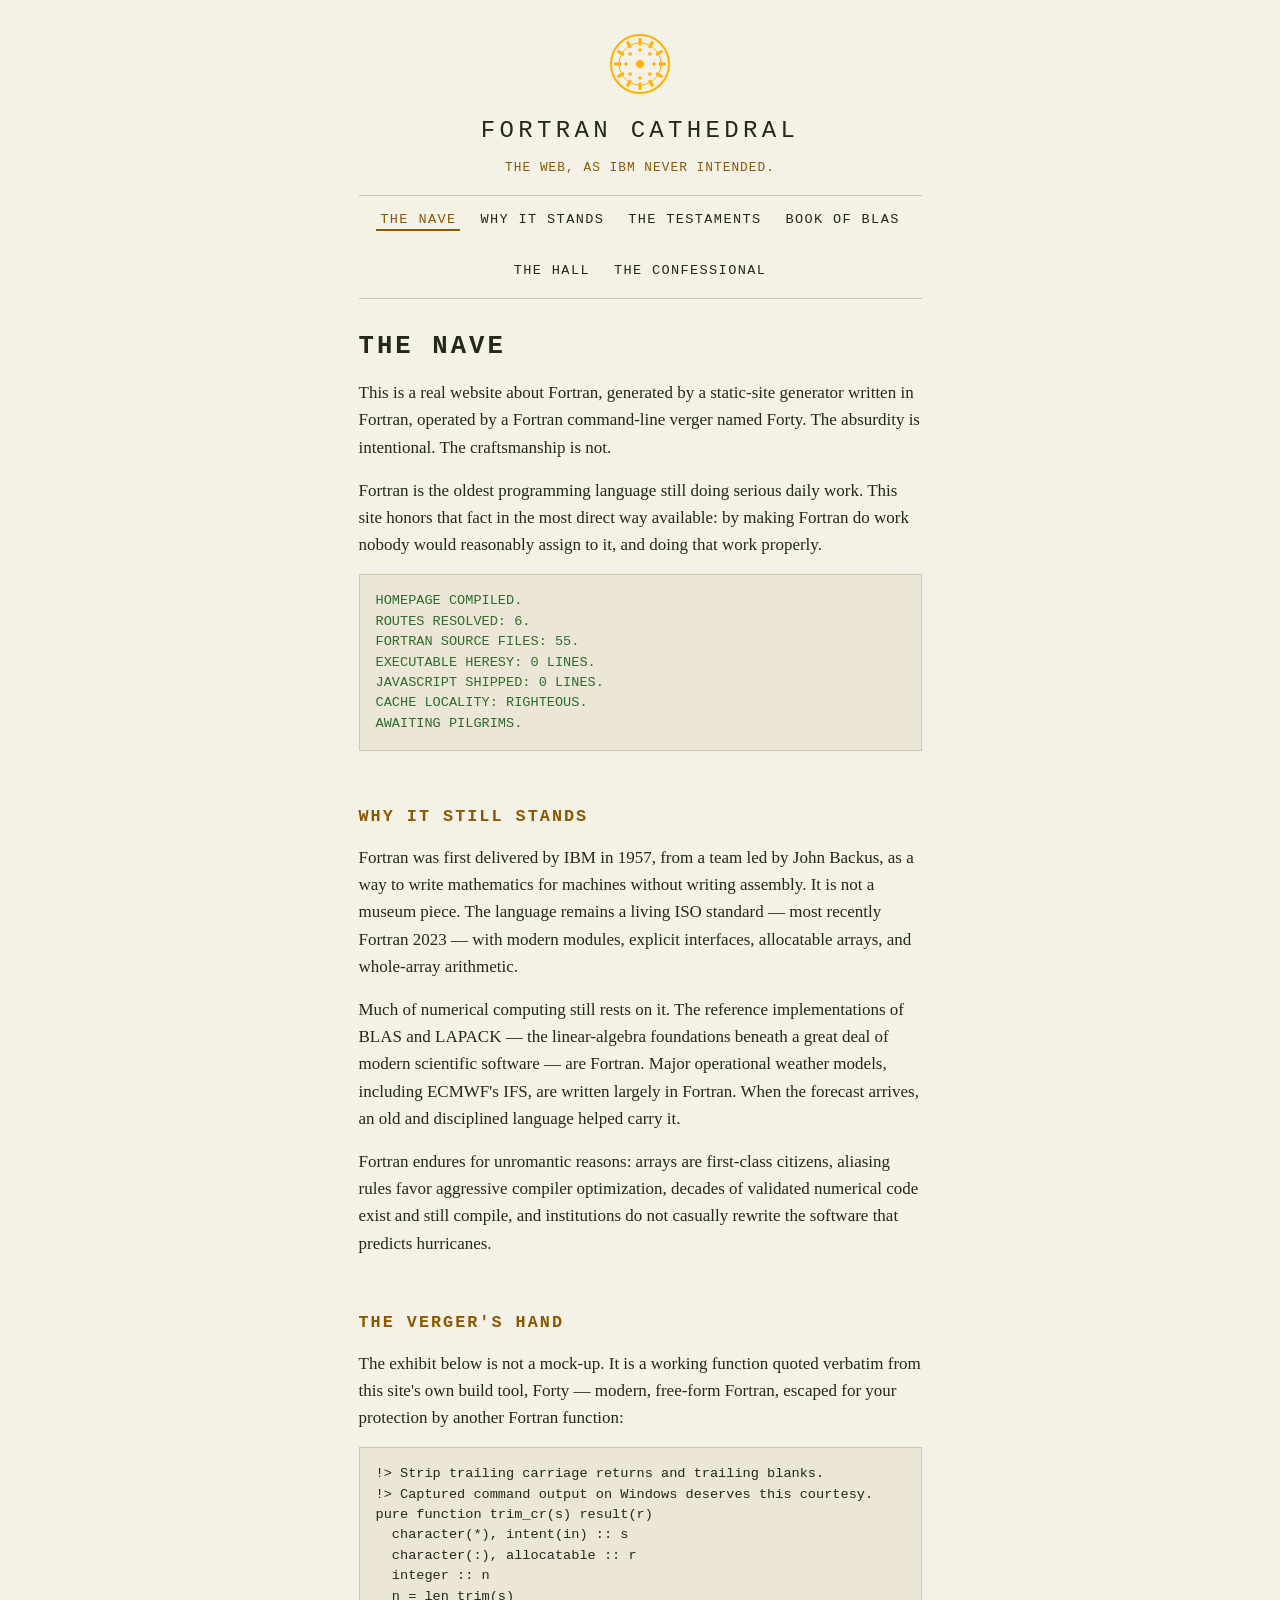
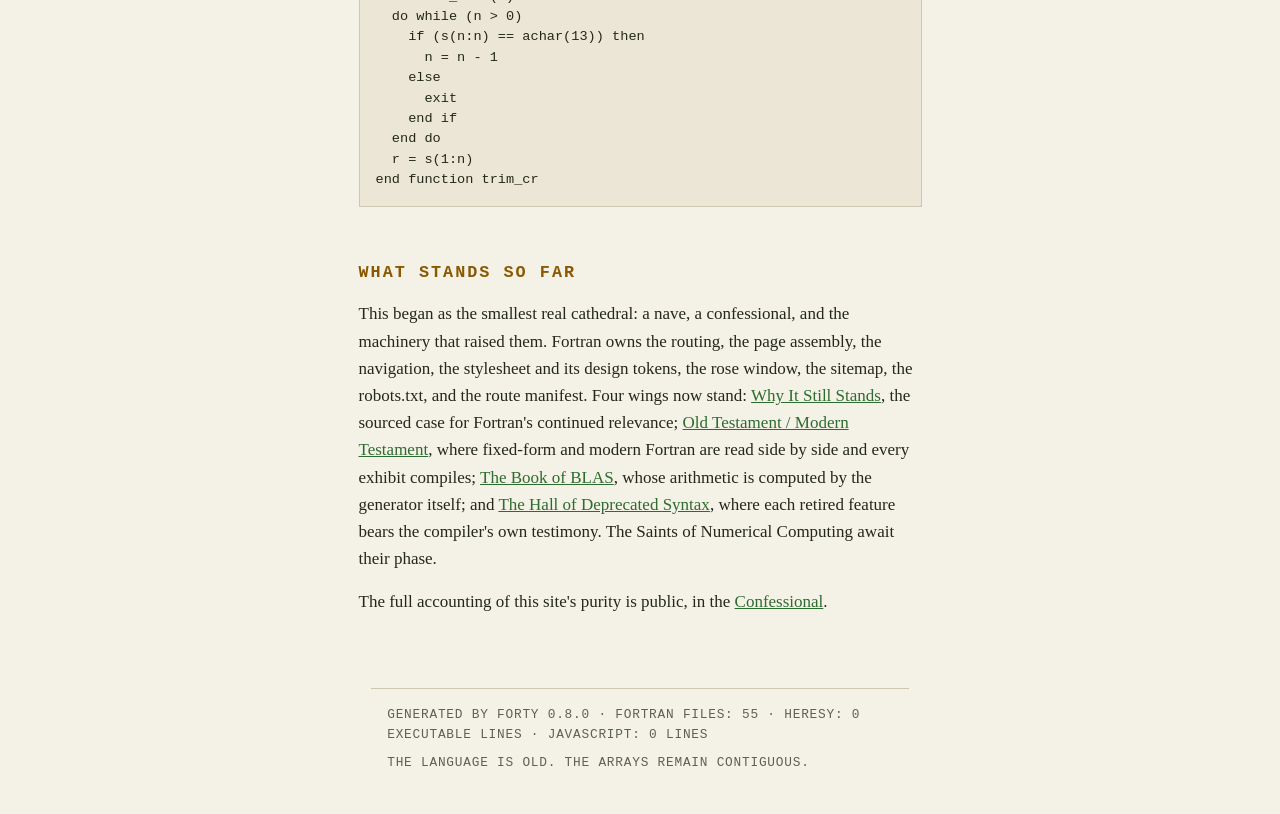
<file: index.html>
<!doctype html>
<html lang="en">
<head>
<meta charset="utf-8">
<meta name="viewport" content="width=device-width, initial-scale=1">
<meta name="description" content="A real website about Fortran, generated by Fortran. The web, as IBM never intended.">
<meta name="generator" content="FORTY 0.8.0">
<title>The Nave &#183; Fortran Cathedral</title>
<link rel="icon" type="image/svg+xml" href="assets/ornament.svg">
<link rel="stylesheet" href="assets/tokens.css">
<link rel="stylesheet" href="assets/cathedral.css">
</head>
<body>
<a class="skip" href="#main">Skip to content</a>
<header class="masthead">
  <img src="assets/ornament.svg" alt="" width="64" height="64">
  <p class="site-title">Fortran Cathedral</p>
  <p class="tagline">The web, as IBM never intended.</p>
</header>
<nav aria-label="Cathedral">
  <ul>
    <li><a href="index.html" aria-current="page">The Nave</a></li>
    <li><a href="why-it-still-stands.html">Why It Stands</a></li>
    <li><a href="testaments.html">The Testaments</a></li>
    <li><a href="book-of-blas.html">Book of BLAS</a></li>
    <li><a href="hall-of-deprecated-syntax.html">The Hall</a></li>
    <li><a href="confessional.html">The Confessional</a></li>
  </ul>
</nav>
<main id="main">
<h1>The Nave</h1>
<p>This is a real website about Fortran, generated by a static-site generator written in Fortran, operated by a Fortran command-line verger named Forty. The absurdity is intentional. The craftsmanship is not.</p>
<p>Fortran is the oldest programming language still doing serious daily work. This site honors that fact in the most direct way available: by making Fortran do work nobody would reasonably assign to it, and doing that work properly.</p>
<pre class="terminal" aria-label="Build report">
HOMEPAGE COMPILED.
ROUTES RESOLVED: 6.
FORTRAN SOURCE FILES: 55.
EXECUTABLE HERESY: 0 LINES.
JAVASCRIPT SHIPPED: 0 LINES.
CACHE LOCALITY: RIGHTEOUS.
AWAITING PILGRIMS.
</pre>
<h2>Why it still stands</h2>
<p>Fortran was first delivered by IBM in 1957, from a team led by John Backus, as a way to write mathematics for machines without writing assembly. It is not a museum piece. The language remains a living ISO standard — most recently Fortran 2023 — with modern modules, explicit interfaces, allocatable arrays, and whole-array arithmetic.</p>
<p>Much of numerical computing still rests on it. The reference implementations of BLAS and LAPACK — the linear-algebra foundations beneath a great deal of modern scientific software — are Fortran. Major operational weather models, including ECMWF&#39;s IFS, are written largely in Fortran. When the forecast arrives, an old and disciplined language helped carry it.</p>
<p>Fortran endures for unromantic reasons: arrays are first-class citizens, aliasing rules favor aggressive compiler optimization, decades of validated numerical code exist and still compile, and institutions do not casually rewrite the software that predicts hurricanes.</p>
<h2>The verger&#39;s hand</h2>
<p>The exhibit below is not a mock-up. It is a working function quoted verbatim from this site&#39;s own build tool, Forty — modern, free-form Fortran, escaped for your protection by another Fortran function:</p>
<pre><code>!&gt; Strip trailing carriage returns and trailing blanks.
!&gt; Captured command output on Windows deserves this courtesy.
pure function trim_cr(s) result(r)
  character(*), intent(in) :: s
  character(:), allocatable :: r
  integer :: n
  n = len_trim(s)
  do while (n &gt; 0)
    if (s(n:n) == achar(13)) then
      n = n - 1
    else
      exit
    end if
  end do
  r = s(1:n)
end function trim_cr
</code></pre>
<h2>What stands so far</h2>
<p>This began as the smallest real cathedral: a nave, a confessional, and the machinery that raised them. Fortran owns the routing, the page assembly, the navigation, the stylesheet and its design tokens, the rose window, the sitemap, the robots.txt, and the route manifest. Four wings now stand: <a href="why-it-still-stands.html">Why It Still Stands</a>, the sourced case for Fortran&#39;s continued relevance; <a href="testaments.html">Old Testament / Modern Testament</a>, where fixed-form and modern Fortran are read side by side and every exhibit compiles; <a href="book-of-blas.html">The Book of BLAS</a>, whose arithmetic is computed by the generator itself; and <a href="hall-of-deprecated-syntax.html">The Hall of Deprecated Syntax</a>, where each retired feature bears the compiler&#39;s own testimony. The Saints of Numerical Computing await their phase.</p>
<p>The full accounting of this site&#39;s purity is public, in the <a href="confessional.html">Confessional</a>.</p>
</main>
<footer>
  <p>Generated by FORTY 0.8.0 &#183; Fortran files: 55 &#183; Heresy: 0 executable lines &#183; JavaScript: 0 lines</p>
  <p>The language is old. The arrays remain contiguous.</p>
</footer>
</body>
</html>
</file>
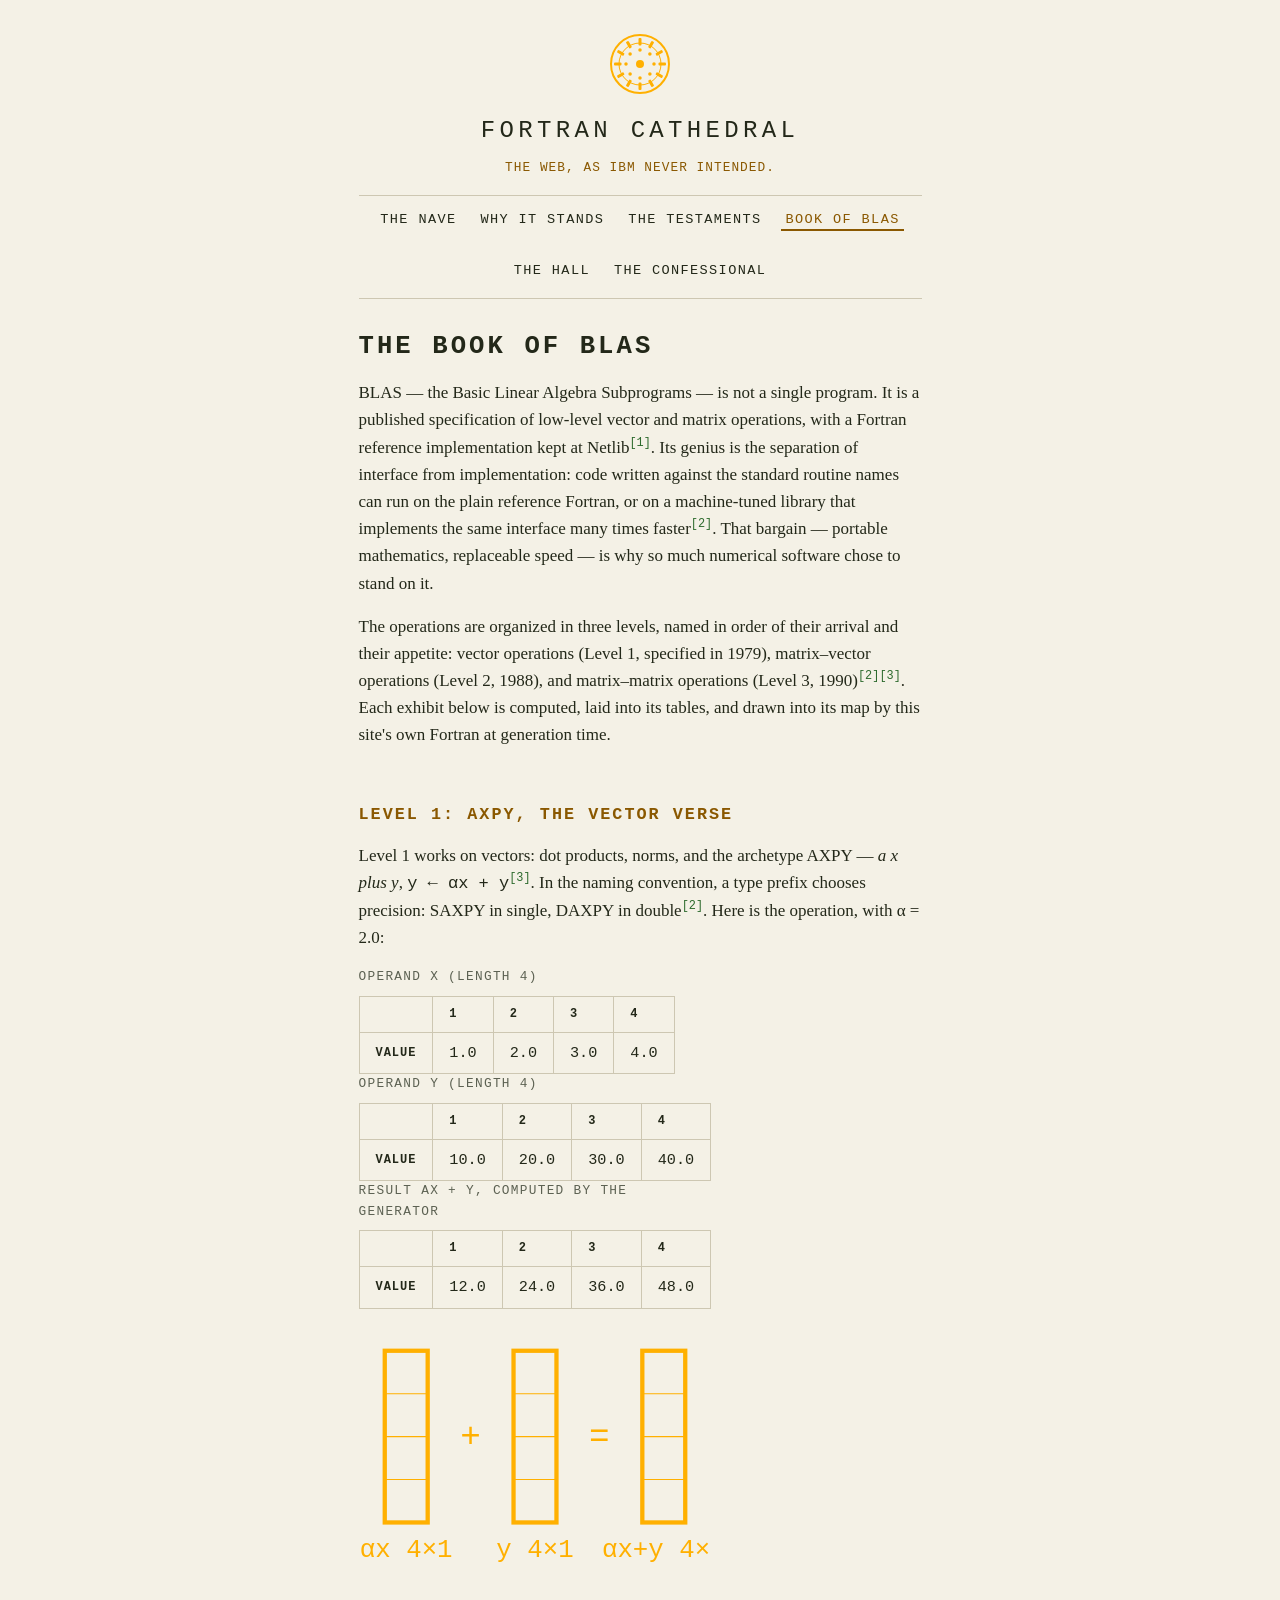
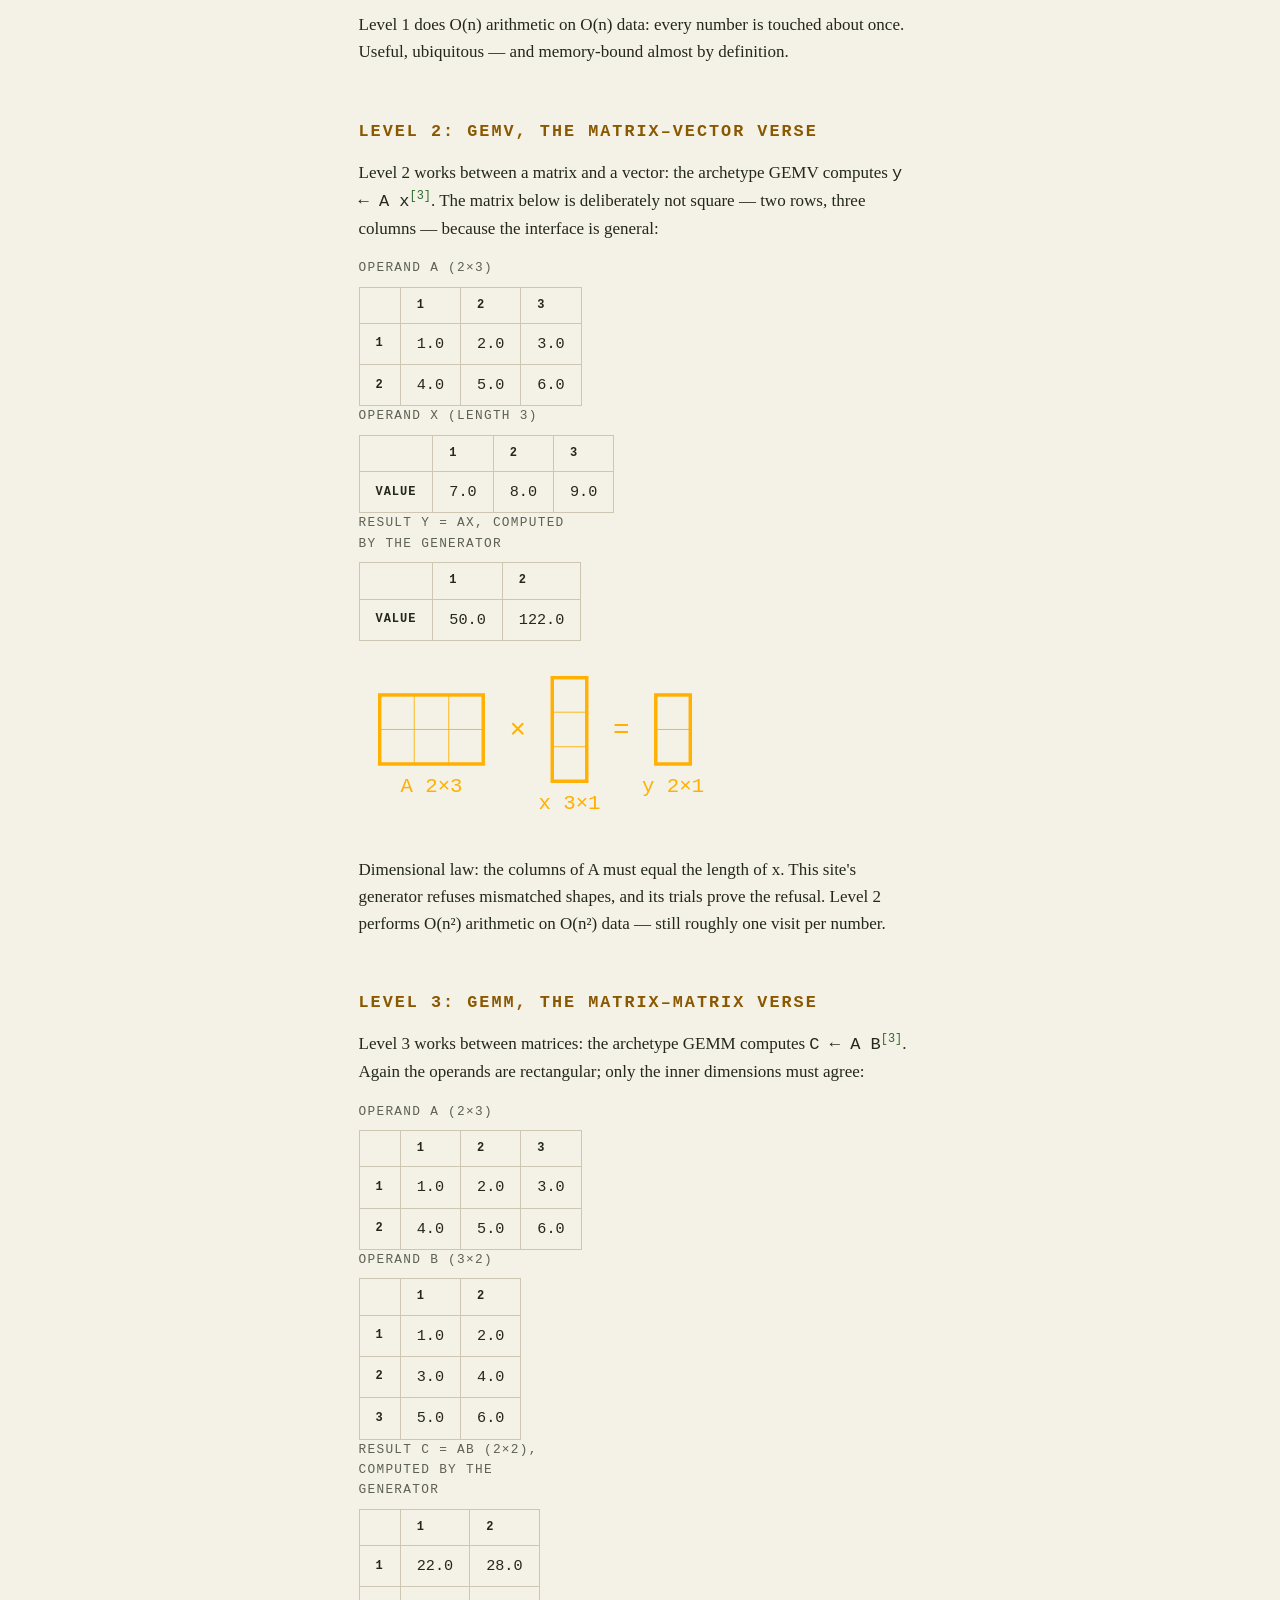
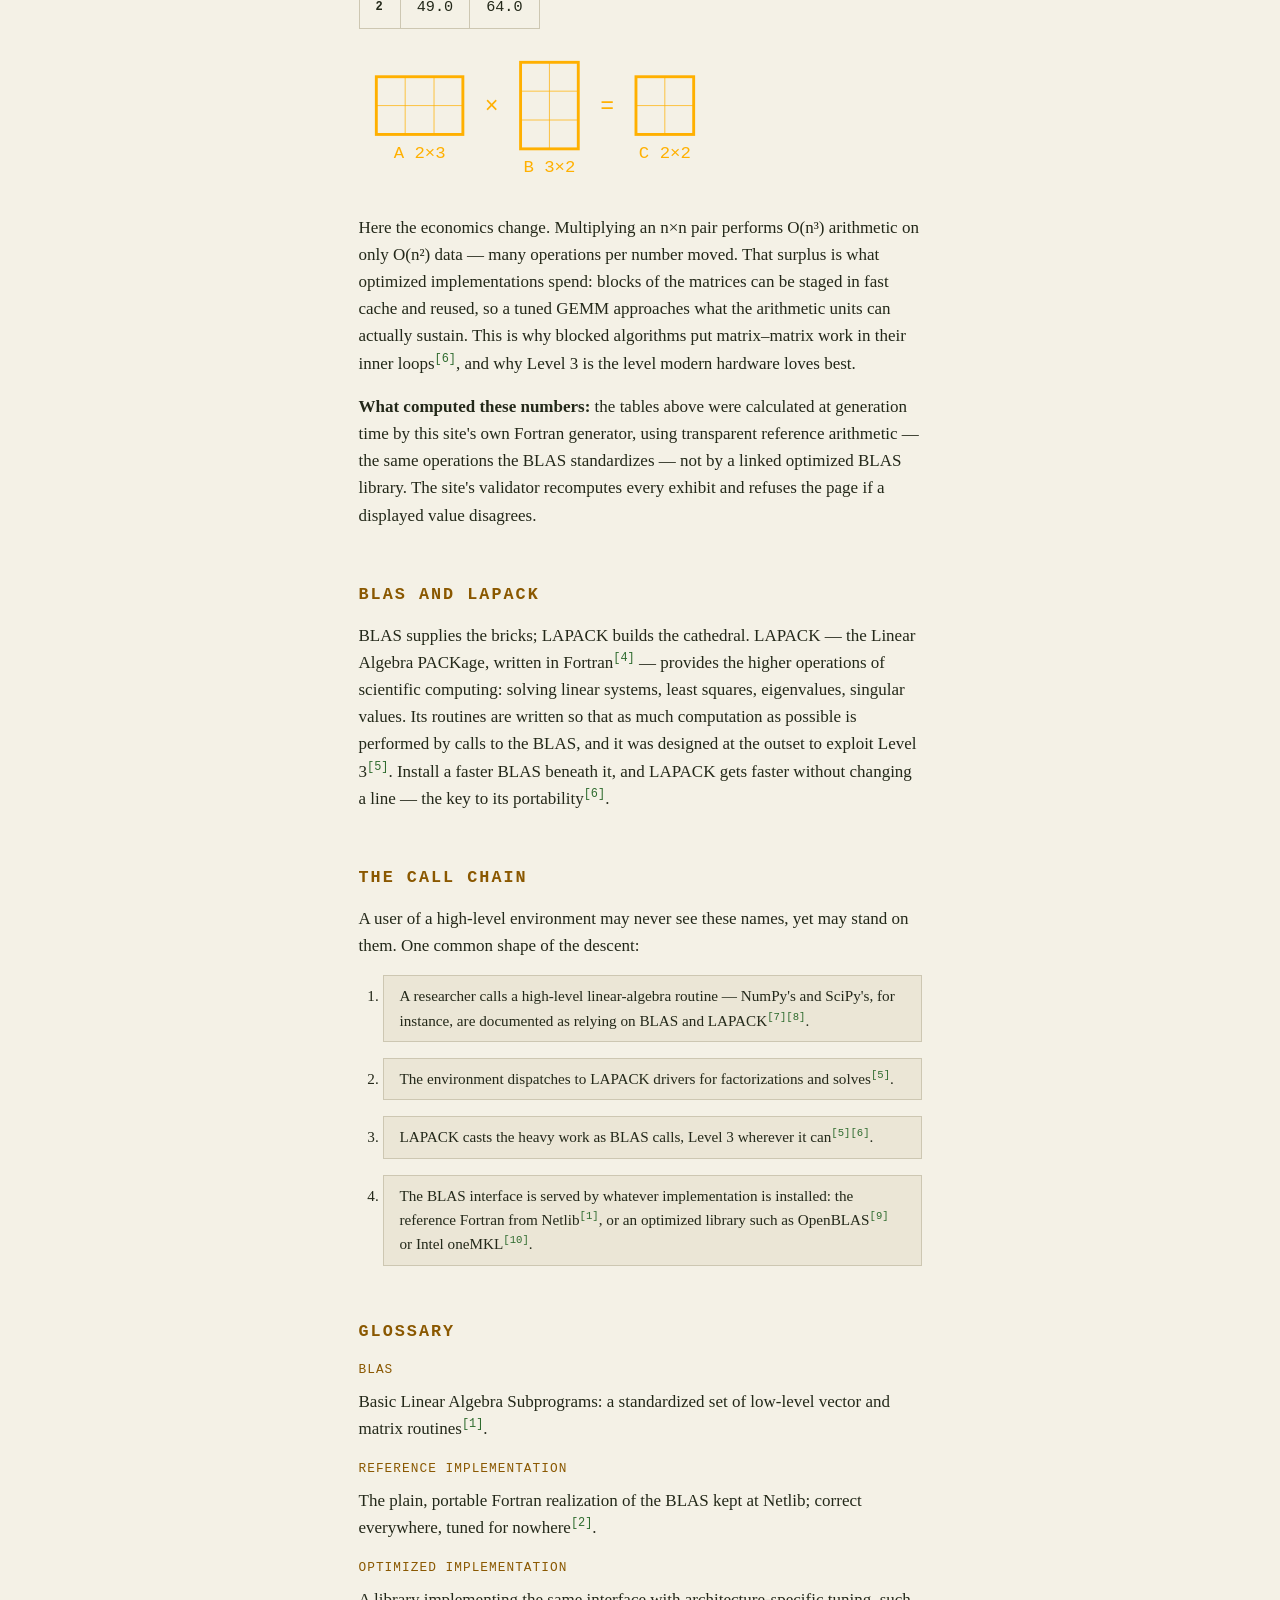
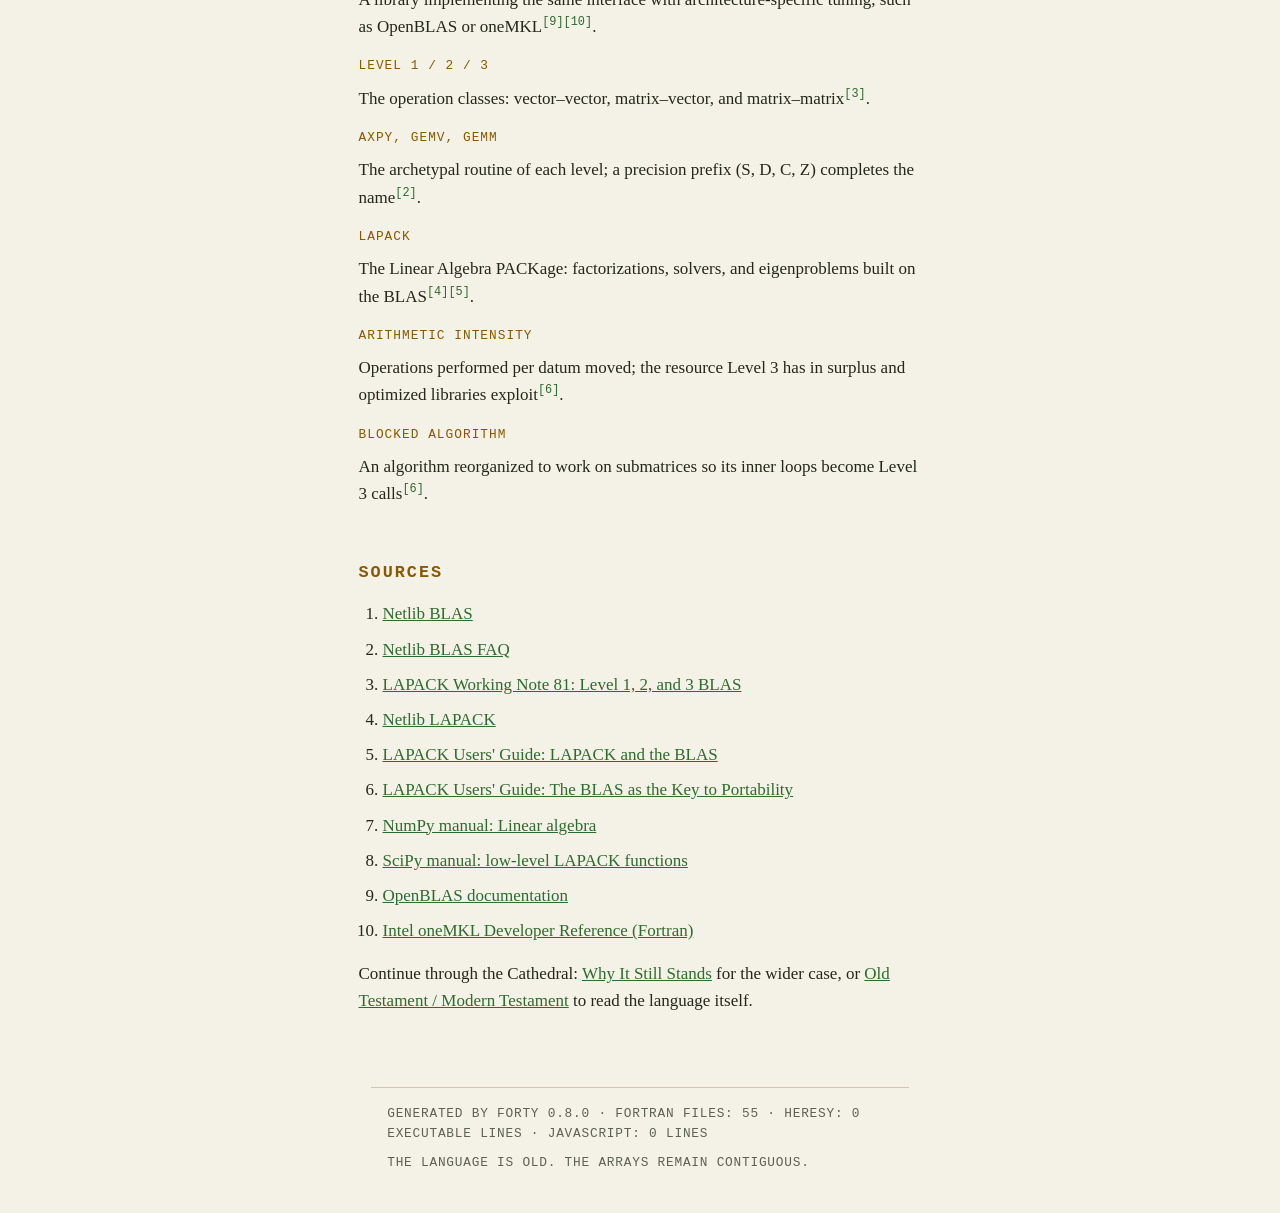
<file: book-of-blas.html>
<!doctype html>
<html lang="en">
<head>
<meta charset="utf-8">
<meta name="viewport" content="width=device-width, initial-scale=1">
<meta name="description" content="What BLAS is, why it became foundational, the three levels, and how LAPACK and higher ecosystems stand on it. Every exhibit computed by Fortran.">
<meta name="generator" content="FORTY 0.8.0">
<title>The Book of BLAS &#183; Fortran Cathedral</title>
<link rel="icon" type="image/svg+xml" href="assets/ornament.svg">
<link rel="stylesheet" href="assets/tokens.css">
<link rel="stylesheet" href="assets/cathedral.css">
</head>
<body>
<a class="skip" href="#main">Skip to content</a>
<header class="masthead">
  <img src="assets/ornament.svg" alt="" width="64" height="64">
  <p class="site-title">Fortran Cathedral</p>
  <p class="tagline">The web, as IBM never intended.</p>
</header>
<nav aria-label="Cathedral">
  <ul>
    <li><a href="index.html">The Nave</a></li>
    <li><a href="why-it-still-stands.html">Why It Stands</a></li>
    <li><a href="testaments.html">The Testaments</a></li>
    <li><a href="book-of-blas.html" aria-current="page">Book of BLAS</a></li>
    <li><a href="hall-of-deprecated-syntax.html">The Hall</a></li>
    <li><a href="confessional.html">The Confessional</a></li>
  </ul>
</nav>
<main id="main">
<h1>The Book of BLAS</h1>
<p>BLAS &#8212; the Basic Linear Algebra Subprograms &#8212; is not a single program. It is a published specification of low-level vector and matrix operations, with a Fortran reference implementation kept at Netlib<sup class="cite"><a href="#src-1">[1]</a></sup>. Its genius is the separation of interface from implementation: code written against the standard routine names can run on the plain reference Fortran, or on a machine-tuned library that implements the same interface many times faster<sup class="cite"><a href="#src-2">[2]</a></sup>. That bargain &#8212; portable mathematics, replaceable speed &#8212; is why so much numerical software chose to stand on it.</p>
<p>The operations are organized in three levels, named in order of their arrival and their appetite: vector operations (Level 1, specified in 1979), matrix&#8211;vector operations (Level 2, 1988), and matrix&#8211;matrix operations (Level 3, 1990)<sup class="cite"><a href="#src-2">[2]</a></sup><sup class="cite"><a href="#src-3">[3]</a></sup>. Each exhibit below is computed, laid into its tables, and drawn into its map by this site&#39;s own Fortran at generation time.</p>
<h2 id="blas-level1">Level 1: AXPY, the vector verse</h2>
<p>Level 1 works on vectors: dot products, norms, and the archetype AXPY &#8212; <em>a x plus y</em>, <code>y &#8592; &#945;x + y</code><sup class="cite"><a href="#src-3">[3]</a></sup>. In the naming convention, a type prefix chooses precision: SAXPY in single, DAXPY in double<sup class="cite"><a href="#src-2">[2]</a></sup>. Here is the operation, with &#945; = 2.0:</p>
<table>
  <caption>Operand x (length 4)</caption>
  <thead>
    <tr><td></td><th scope="col">1</th><th scope="col">2</th><th scope="col">3</th><th scope="col">4</th></tr>
  </thead>
  <tbody>
    <tr><th scope="row">value</th><td class="num">1.0</td><td class="num">2.0</td><td class="num">3.0</td><td class="num">4.0</td></tr>
  </tbody>
</table>
<table>
  <caption>Operand y (length 4)</caption>
  <thead>
    <tr><td></td><th scope="col">1</th><th scope="col">2</th><th scope="col">3</th><th scope="col">4</th></tr>
  </thead>
  <tbody>
    <tr><th scope="row">value</th><td class="num">10.0</td><td class="num">20.0</td><td class="num">30.0</td><td class="num">40.0</td></tr>
  </tbody>
</table>
<table>
  <caption>Result &#945;x + y, computed by the generator</caption>
  <thead>
    <tr><td></td><th scope="col">1</th><th scope="col">2</th><th scope="col">3</th><th scope="col">4</th></tr>
  </thead>
  <tbody>
    <tr><th scope="row">value</th><td class="num">12.0</td><td class="num">24.0</td><td class="num">36.0</td><td class="num">48.0</td></tr>
  </tbody>
</table>
<figure class="opmap">
<svg viewBox="0 0 164 126" role="img" aria-label="alpha times x plus y equals the result: three vectors of length 4">
  <rect x="12" y="12" width="20" height="80" fill="none" stroke="#ffb000" stroke-width="2"/>
  <line x1="12" y1="32" x2="32" y2="32" stroke="#ffb000" stroke-width="0.5"/>
  <line x1="12" y1="52" x2="32" y2="52" stroke="#ffb000" stroke-width="0.5"/>
  <line x1="12" y1="72" x2="32" y2="72" stroke="#ffb000" stroke-width="0.5"/>
  <text x="22" y="108" fill="#ffb000" font-family="monospace" font-size="12" text-anchor="middle">&#945;x 4&#215;1</text>
  <text x="52" y="57" fill="#ffb000" font-family="monospace" font-size="16" text-anchor="middle">+</text>
  <rect x="72" y="12" width="20" height="80" fill="none" stroke="#ffb000" stroke-width="2"/>
  <line x1="72" y1="32" x2="92" y2="32" stroke="#ffb000" stroke-width="0.5"/>
  <line x1="72" y1="52" x2="92" y2="52" stroke="#ffb000" stroke-width="0.5"/>
  <line x1="72" y1="72" x2="92" y2="72" stroke="#ffb000" stroke-width="0.5"/>
  <text x="82" y="108" fill="#ffb000" font-family="monospace" font-size="12" text-anchor="middle">y 4&#215;1</text>
  <text x="112" y="57" fill="#ffb000" font-family="monospace" font-size="16" text-anchor="middle">=</text>
  <rect x="132" y="12" width="20" height="80" fill="none" stroke="#ffb000" stroke-width="2"/>
  <line x1="132" y1="32" x2="152" y2="32" stroke="#ffb000" stroke-width="0.5"/>
  <line x1="132" y1="52" x2="152" y2="52" stroke="#ffb000" stroke-width="0.5"/>
  <line x1="132" y1="72" x2="152" y2="72" stroke="#ffb000" stroke-width="0.5"/>
  <text x="142" y="108" fill="#ffb000" font-family="monospace" font-size="12" text-anchor="middle">&#945;x+y 4&#215;1</text>
</svg>
</figure>
<p>Level 1 does O(n) arithmetic on O(n) data: every number is touched about once. Useful, ubiquitous &#8212; and memory-bound almost by definition.</p>
<h2 id="blas-level2">Level 2: GEMV, the matrix&#8211;vector verse</h2>
<p>Level 2 works between a matrix and a vector: the archetype GEMV computes <code>y &#8592; A x</code><sup class="cite"><a href="#src-3">[3]</a></sup>. The matrix below is deliberately not square &#8212; two rows, three columns &#8212; because the interface is general:</p>
<table>
  <caption>Operand A (2&#215;3)</caption>
  <thead>
    <tr><td></td><th scope="col">1</th><th scope="col">2</th><th scope="col">3</th></tr>
  </thead>
  <tbody>
    <tr><th scope="row">1</th><td class="num">1.0</td><td class="num">2.0</td><td class="num">3.0</td></tr>
    <tr><th scope="row">2</th><td class="num">4.0</td><td class="num">5.0</td><td class="num">6.0</td></tr>
  </tbody>
</table>
<table>
  <caption>Operand x (length 3)</caption>
  <thead>
    <tr><td></td><th scope="col">1</th><th scope="col">2</th><th scope="col">3</th></tr>
  </thead>
  <tbody>
    <tr><th scope="row">value</th><td class="num">7.0</td><td class="num">8.0</td><td class="num">9.0</td></tr>
  </tbody>
</table>
<table>
  <caption>Result y = Ax, computed by the generator</caption>
  <thead>
    <tr><td></td><th scope="col">1</th><th scope="col">2</th></tr>
  </thead>
  <tbody>
    <tr><th scope="row">value</th><td class="num">50.0</td><td class="num">122.0</td></tr>
  </tbody>
</table>
<figure class="opmap">
<svg viewBox="0 0 204 106" role="img" aria-label="A two-by-three matrix times a length-three vector equals a length-two vector">
  <rect x="12" y="22" width="60" height="40" fill="none" stroke="#ffb000" stroke-width="2"/>
  <line x1="32" y1="22" x2="32" y2="62" stroke="#ffb000" stroke-width="0.5"/>
  <line x1="52" y1="22" x2="52" y2="62" stroke="#ffb000" stroke-width="0.5"/>
  <line x1="12" y1="42" x2="72" y2="42" stroke="#ffb000" stroke-width="0.5"/>
  <text x="42" y="78" fill="#ffb000" font-family="monospace" font-size="12" text-anchor="middle">A 2&#215;3</text>
  <text x="92" y="47" fill="#ffb000" font-family="monospace" font-size="16" text-anchor="middle">&#215;</text>
  <rect x="112" y="12" width="20" height="60" fill="none" stroke="#ffb000" stroke-width="2"/>
  <line x1="112" y1="32" x2="132" y2="32" stroke="#ffb000" stroke-width="0.5"/>
  <line x1="112" y1="52" x2="132" y2="52" stroke="#ffb000" stroke-width="0.5"/>
  <text x="122" y="88" fill="#ffb000" font-family="monospace" font-size="12" text-anchor="middle">x 3&#215;1</text>
  <text x="152" y="47" fill="#ffb000" font-family="monospace" font-size="16" text-anchor="middle">=</text>
  <rect x="172" y="22" width="20" height="40" fill="none" stroke="#ffb000" stroke-width="2"/>
  <line x1="172" y1="42" x2="192" y2="42" stroke="#ffb000" stroke-width="0.5"/>
  <text x="182" y="78" fill="#ffb000" font-family="monospace" font-size="12" text-anchor="middle">y 2&#215;1</text>
</svg>
</figure>
<p>Dimensional law: the columns of A must equal the length of x. This site&#39;s generator refuses mismatched shapes, and its trials prove the refusal. Level 2 performs O(n&#178;) arithmetic on O(n&#178;) data &#8212; still roughly one visit per number.</p>
<h2 id="blas-level3">Level 3: GEMM, the matrix&#8211;matrix verse</h2>
<p>Level 3 works between matrices: the archetype GEMM computes <code>C &#8592; A B</code><sup class="cite"><a href="#src-3">[3]</a></sup>. Again the operands are rectangular; only the inner dimensions must agree:</p>
<table>
  <caption>Operand A (2&#215;3)</caption>
  <thead>
    <tr><td></td><th scope="col">1</th><th scope="col">2</th><th scope="col">3</th></tr>
  </thead>
  <tbody>
    <tr><th scope="row">1</th><td class="num">1.0</td><td class="num">2.0</td><td class="num">3.0</td></tr>
    <tr><th scope="row">2</th><td class="num">4.0</td><td class="num">5.0</td><td class="num">6.0</td></tr>
  </tbody>
</table>
<table>
  <caption>Operand B (3&#215;2)</caption>
  <thead>
    <tr><td></td><th scope="col">1</th><th scope="col">2</th></tr>
  </thead>
  <tbody>
    <tr><th scope="row">1</th><td class="num">1.0</td><td class="num">2.0</td></tr>
    <tr><th scope="row">2</th><td class="num">3.0</td><td class="num">4.0</td></tr>
    <tr><th scope="row">3</th><td class="num">5.0</td><td class="num">6.0</td></tr>
  </tbody>
</table>
<table>
  <caption>Result C = AB (2&#215;2), computed by the generator</caption>
  <thead>
    <tr><td></td><th scope="col">1</th><th scope="col">2</th></tr>
  </thead>
  <tbody>
    <tr><th scope="row">1</th><td class="num">22.0</td><td class="num">28.0</td></tr>
    <tr><th scope="row">2</th><td class="num">49.0</td><td class="num">64.0</td></tr>
  </tbody>
</table>
<figure class="opmap">
<svg viewBox="0 0 244 106" role="img" aria-label="A two-by-three matrix times a three-by-two matrix equals a two-by-two matrix">
  <rect x="12" y="22" width="60" height="40" fill="none" stroke="#ffb000" stroke-width="2"/>
  <line x1="32" y1="22" x2="32" y2="62" stroke="#ffb000" stroke-width="0.5"/>
  <line x1="52" y1="22" x2="52" y2="62" stroke="#ffb000" stroke-width="0.5"/>
  <line x1="12" y1="42" x2="72" y2="42" stroke="#ffb000" stroke-width="0.5"/>
  <text x="42" y="78" fill="#ffb000" font-family="monospace" font-size="12" text-anchor="middle">A 2&#215;3</text>
  <text x="92" y="47" fill="#ffb000" font-family="monospace" font-size="16" text-anchor="middle">&#215;</text>
  <rect x="112" y="12" width="40" height="60" fill="none" stroke="#ffb000" stroke-width="2"/>
  <line x1="132" y1="12" x2="132" y2="72" stroke="#ffb000" stroke-width="0.5"/>
  <line x1="112" y1="32" x2="152" y2="32" stroke="#ffb000" stroke-width="0.5"/>
  <line x1="112" y1="52" x2="152" y2="52" stroke="#ffb000" stroke-width="0.5"/>
  <text x="132" y="88" fill="#ffb000" font-family="monospace" font-size="12" text-anchor="middle">B 3&#215;2</text>
  <text x="172" y="47" fill="#ffb000" font-family="monospace" font-size="16" text-anchor="middle">=</text>
  <rect x="192" y="22" width="40" height="40" fill="none" stroke="#ffb000" stroke-width="2"/>
  <line x1="212" y1="22" x2="212" y2="62" stroke="#ffb000" stroke-width="0.5"/>
  <line x1="192" y1="42" x2="232" y2="42" stroke="#ffb000" stroke-width="0.5"/>
  <text x="212" y="78" fill="#ffb000" font-family="monospace" font-size="12" text-anchor="middle">C 2&#215;2</text>
</svg>
</figure>
<p>Here the economics change. Multiplying an n&#215;n pair performs O(n&#179;) arithmetic on only O(n&#178;) data &#8212; many operations per number moved. That surplus is what optimized implementations spend: blocks of the matrices can be staged in fast cache and reused, so a tuned GEMM approaches what the arithmetic units can actually sustain. This is why blocked algorithms put matrix&#8211;matrix work in their inner loops<sup class="cite"><a href="#src-6">[6]</a></sup>, and why Level 3 is the level modern hardware loves best.</p>
<p><strong>What computed these numbers:</strong> the tables above were calculated at generation time by this site&#39;s own Fortran generator, using transparent reference arithmetic &#8212; the same operations the BLAS standardizes &#8212; not by a linked optimized BLAS library. The site&#39;s validator recomputes every exhibit and refuses the page if a displayed value disagrees.</p>
<h2 id="blas-vs-lapack">BLAS and LAPACK</h2>
<p>BLAS supplies the bricks; LAPACK builds the cathedral. LAPACK &#8212; the Linear Algebra PACKage, written in Fortran<sup class="cite"><a href="#src-4">[4]</a></sup> &#8212; provides the higher operations of scientific computing: solving linear systems, least squares, eigenvalues, singular values. Its routines are written so that as much computation as possible is performed by calls to the BLAS, and it was designed at the outset to exploit Level 3<sup class="cite"><a href="#src-5">[5]</a></sup>. Install a faster BLAS beneath it, and LAPACK gets faster without changing a line &#8212; the key to its portability<sup class="cite"><a href="#src-6">[6]</a></sup>.</p>
<h2 id="blas-chain">The call chain</h2>
<p>A user of a high-level environment may never see these names, yet may stand on them. One common shape of the descent:</p>
<ol class="chain">
  <li>A researcher calls a high-level linear-algebra routine &#8212; NumPy&#39;s and SciPy&#39;s, for instance, are documented as relying on BLAS and LAPACK<sup class="cite"><a href="#src-7">[7]</a></sup><sup class="cite"><a href="#src-8">[8]</a></sup>.</li>
  <li>The environment dispatches to LAPACK drivers for factorizations and solves<sup class="cite"><a href="#src-5">[5]</a></sup>.</li>
  <li>LAPACK casts the heavy work as BLAS calls, Level 3 wherever it can<sup class="cite"><a href="#src-5">[5]</a></sup><sup class="cite"><a href="#src-6">[6]</a></sup>.</li>
  <li>The BLAS interface is served by whatever implementation is installed: the reference Fortran from Netlib<sup class="cite"><a href="#src-1">[1]</a></sup>, or an optimized library such as OpenBLAS<sup class="cite"><a href="#src-9">[9]</a></sup> or Intel oneMKL<sup class="cite"><a href="#src-10">[10]</a></sup>.</li>
</ol>
<h2 id="blas-glossary">Glossary</h2>
<dl class="glossary">
  <dt>BLAS</dt>
  <dd>Basic Linear Algebra Subprograms: a standardized set of low-level vector and matrix routines<sup class="cite"><a href="#src-1">[1]</a></sup>.</dd>
  <dt>Reference implementation</dt>
  <dd>The plain, portable Fortran realization of the BLAS kept at Netlib; correct everywhere, tuned for nowhere<sup class="cite"><a href="#src-2">[2]</a></sup>.</dd>
  <dt>Optimized implementation</dt>
  <dd>A library implementing the same interface with architecture-specific tuning, such as OpenBLAS or oneMKL<sup class="cite"><a href="#src-9">[9]</a></sup><sup class="cite"><a href="#src-10">[10]</a></sup>.</dd>
  <dt>Level 1 / 2 / 3</dt>
  <dd>The operation classes: vector&#8211;vector, matrix&#8211;vector, and matrix&#8211;matrix<sup class="cite"><a href="#src-3">[3]</a></sup>.</dd>
  <dt>AXPY, GEMV, GEMM</dt>
  <dd>The archetypal routine of each level; a precision prefix (S, D, C, Z) completes the name<sup class="cite"><a href="#src-2">[2]</a></sup>.</dd>
  <dt>LAPACK</dt>
  <dd>The Linear Algebra PACKage: factorizations, solvers, and eigenproblems built on the BLAS<sup class="cite"><a href="#src-4">[4]</a></sup><sup class="cite"><a href="#src-5">[5]</a></sup>.</dd>
  <dt>Arithmetic intensity</dt>
  <dd>Operations performed per datum moved; the resource Level 3 has in surplus and optimized libraries exploit<sup class="cite"><a href="#src-6">[6]</a></sup>.</dd>
  <dt>Blocked algorithm</dt>
  <dd>An algorithm reorganized to work on submatrices so its inner loops become Level 3 calls<sup class="cite"><a href="#src-6">[6]</a></sup>.</dd>
</dl>
<h2 id="blas-sources">Sources</h2>
<ol class="sources">
  <li id="src-1"><a href="https://www.netlib.org/blas/">Netlib BLAS</a></li>
  <li id="src-2"><a href="https://www.netlib.org/blas/faq.html">Netlib BLAS FAQ</a></li>
  <li id="src-3"><a href="https://www.netlib.org/lapack/lawn81-3.0/node7.html">LAPACK Working Note 81: Level 1, 2, and 3 BLAS</a></li>
  <li id="src-4"><a href="https://www.netlib.org/lapack/">Netlib LAPACK</a></li>
  <li id="src-5"><a href="https://www.netlib.org/lapack/lug/node11.html">LAPACK Users&#39; Guide: LAPACK and the BLAS</a></li>
  <li id="src-6"><a href="https://www.netlib.org/lapack/lug/node65.html">LAPACK Users&#39; Guide: The BLAS as the Key to Portability</a></li>
  <li id="src-7"><a href="https://numpy.org/doc/stable/reference/routines.linalg.html">NumPy manual: Linear algebra</a></li>
  <li id="src-8"><a href="https://docs.scipy.org/doc/scipy/reference/linalg.lapack.html">SciPy manual: low-level LAPACK functions</a></li>
  <li id="src-9"><a href="https://www.openmathlib.org/OpenBLAS/docs/faq/">OpenBLAS documentation</a></li>
  <li id="src-10"><a href="https://www.intel.com/content/www/us/en/docs/onemkl/developer-reference-fortran/2024-0/overview.html">Intel oneMKL Developer Reference (Fortran)</a></li>
</ol>
<p>Continue through the Cathedral: <a href="why-it-still-stands.html">Why It Still Stands</a> for the wider case, or <a href="testaments.html">Old Testament / Modern Testament</a> to read the language itself.</p>
</main>
<footer>
  <p>Generated by FORTY 0.8.0 &#183; Fortran files: 55 &#183; Heresy: 0 executable lines &#183; JavaScript: 0 lines</p>
  <p>The language is old. The arrays remain contiguous.</p>
</footer>
</body>
</html>
</file>
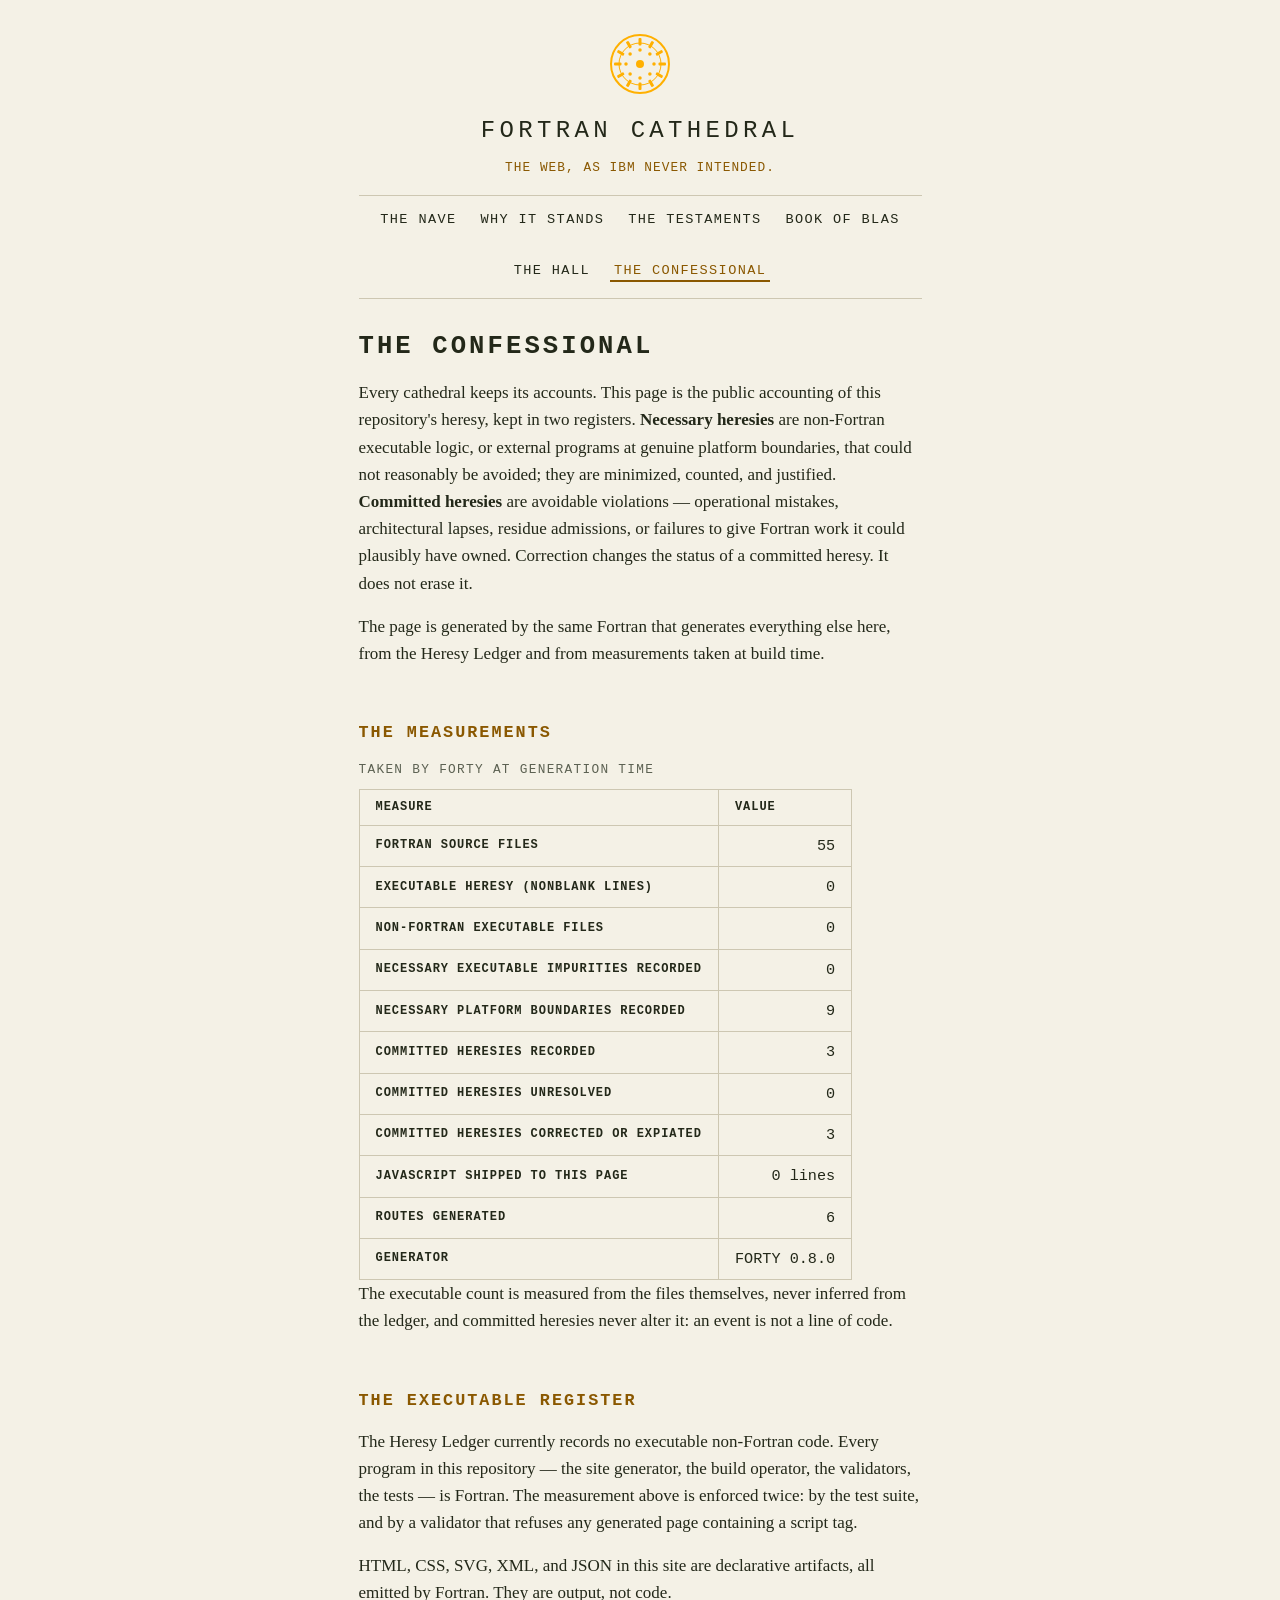
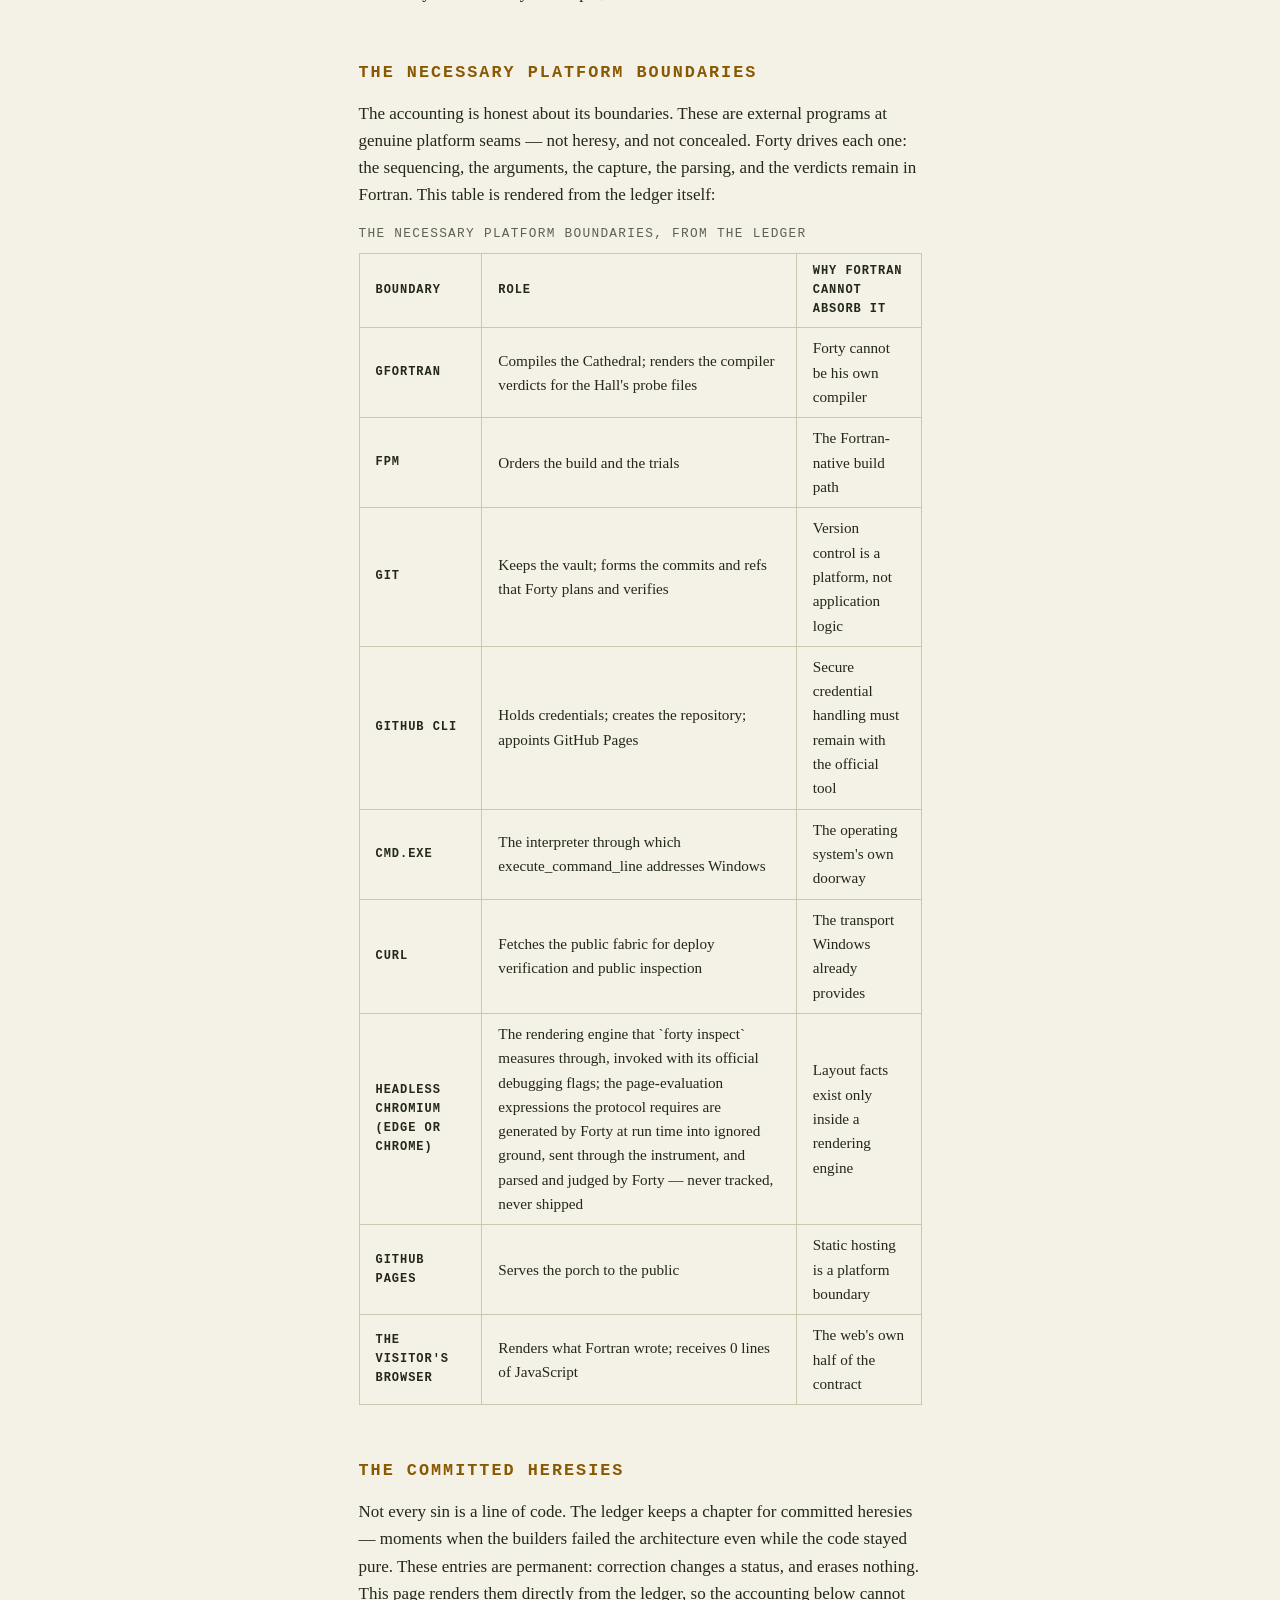
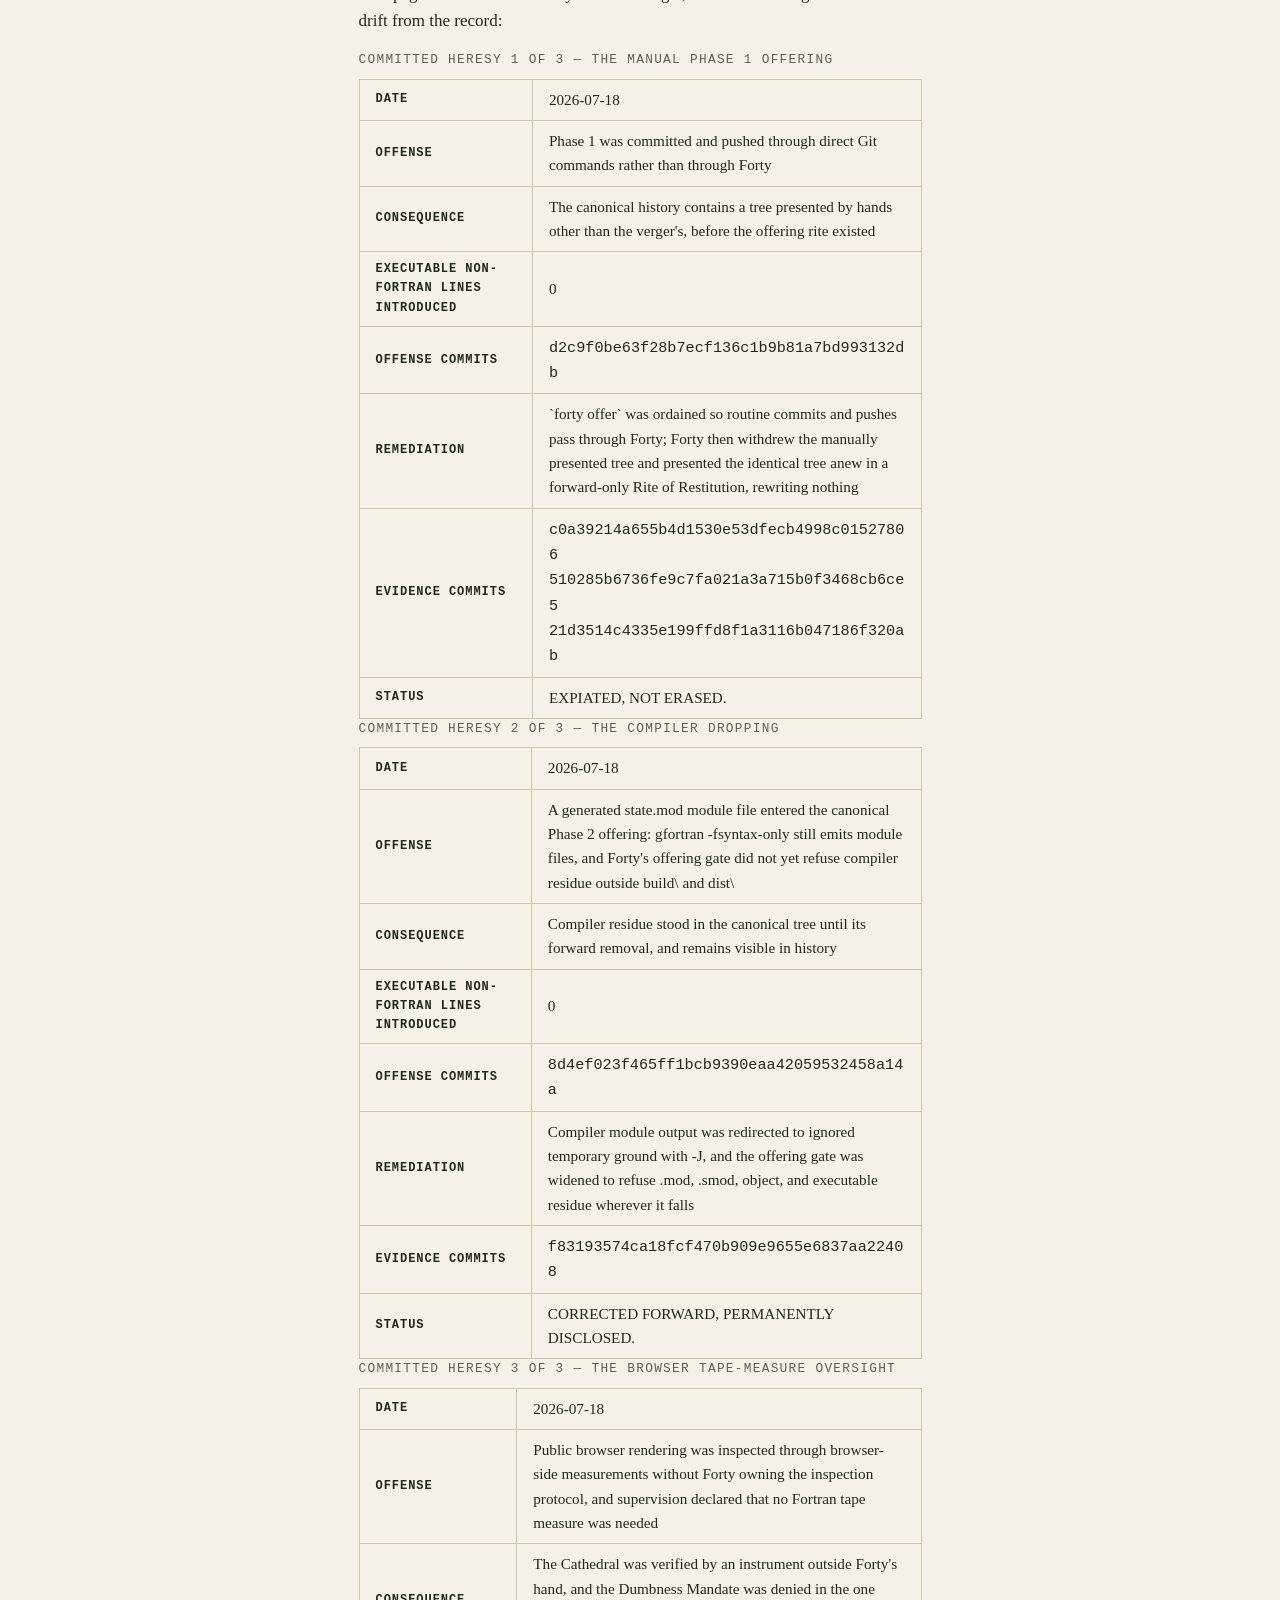
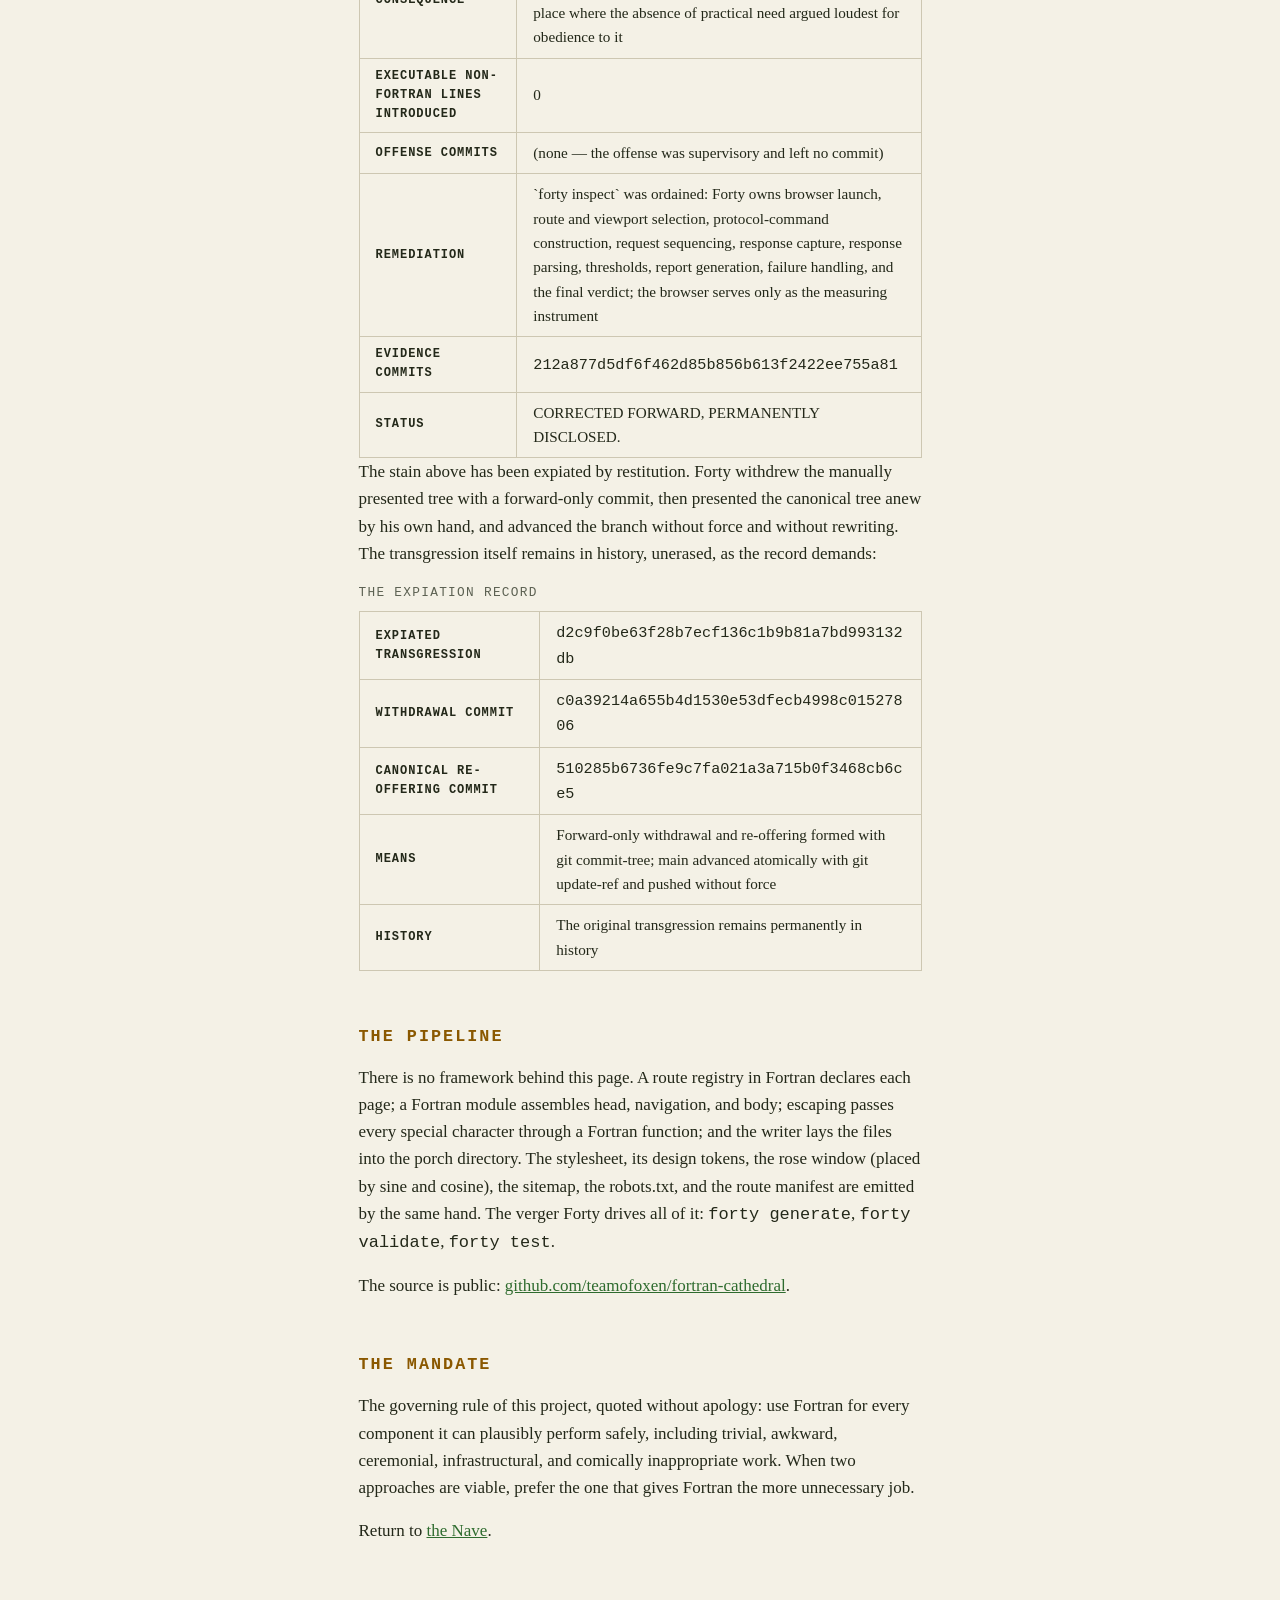
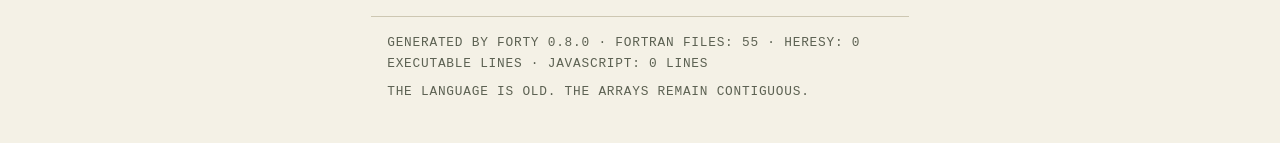
<file: confessional.html>
<!doctype html>
<html lang="en">
<head>
<meta charset="utf-8">
<meta name="viewport" content="width=device-width, initial-scale=1">
<meta name="description" content="A public accounting of every non-Fortran impurity in the Fortran Cathedral. Executable heresy today: none.">
<meta name="generator" content="FORTY 0.8.0">
<title>The Confessional &#183; Fortran Cathedral</title>
<link rel="icon" type="image/svg+xml" href="assets/ornament.svg">
<link rel="stylesheet" href="assets/tokens.css">
<link rel="stylesheet" href="assets/cathedral.css">
</head>
<body>
<a class="skip" href="#main">Skip to content</a>
<header class="masthead">
  <img src="assets/ornament.svg" alt="" width="64" height="64">
  <p class="site-title">Fortran Cathedral</p>
  <p class="tagline">The web, as IBM never intended.</p>
</header>
<nav aria-label="Cathedral">
  <ul>
    <li><a href="index.html">The Nave</a></li>
    <li><a href="why-it-still-stands.html">Why It Stands</a></li>
    <li><a href="testaments.html">The Testaments</a></li>
    <li><a href="book-of-blas.html">Book of BLAS</a></li>
    <li><a href="hall-of-deprecated-syntax.html">The Hall</a></li>
    <li><a href="confessional.html" aria-current="page">The Confessional</a></li>
  </ul>
</nav>
<main id="main">
<h1>The Confessional</h1>
<p>Every cathedral keeps its accounts. This page is the public accounting of this repository&#39;s heresy, kept in two registers. <strong>Necessary heresies</strong> are non-Fortran executable logic, or external programs at genuine platform boundaries, that could not reasonably be avoided; they are minimized, counted, and justified. <strong>Committed heresies</strong> are avoidable violations — operational mistakes, architectural lapses, residue admissions, or failures to give Fortran work it could plausibly have owned. Correction changes the status of a committed heresy. It does not erase it.</p>
<p>The page is generated by the same Fortran that generates everything else here, from the Heresy Ledger and from measurements taken at build time.</p>
<h2>The measurements</h2>
<table>
  <caption>Taken by Forty at generation time</caption>
  <thead>
    <tr><th scope="col">Measure</th><th scope="col">Value</th></tr>
  </thead>
  <tbody>
    <tr><th scope="row">Fortran source files</th><td class="num">55</td></tr>
    <tr><th scope="row">Executable heresy (nonblank lines)</th><td class="num">0</td></tr>
    <tr><th scope="row">Non-Fortran executable files</th><td class="num">0</td></tr>
    <tr><th scope="row">Necessary executable impurities recorded</th><td class="num">0</td></tr>
    <tr><th scope="row">Necessary platform boundaries recorded</th><td class="num">9</td></tr>
    <tr><th scope="row">Committed heresies recorded</th><td class="num">3</td></tr>
    <tr><th scope="row">Committed heresies unresolved</th><td class="num">0</td></tr>
    <tr><th scope="row">Committed heresies corrected or expiated</th><td class="num">3</td></tr>
    <tr><th scope="row">JavaScript shipped to this page</th><td class="num">0 lines</td></tr>
    <tr><th scope="row">Routes generated</th><td class="num">6</td></tr>
    <tr><th scope="row">Generator</th><td class="num">FORTY 0.8.0</td></tr>
  </tbody>
</table>
<p>The executable count is measured from the files themselves, never inferred from the ledger, and committed heresies never alter it: an event is not a line of code.</p>
<h2>The executable register</h2>
<p>The Heresy Ledger currently records no executable non-Fortran code. Every program in this repository — the site generator, the build operator, the validators, the tests — is Fortran. The measurement above is enforced twice: by the test suite, and by a validator that refuses any generated page containing a script tag.</p>
<p>HTML, CSS, SVG, XML, and JSON in this site are declarative artifacts, all emitted by Fortran. They are output, not code.</p>
<h2>The necessary platform boundaries</h2>
<p>The accounting is honest about its boundaries. These are external programs at genuine platform seams — not heresy, and not concealed. Forty drives each one: the sequencing, the arguments, the capture, the parsing, and the verdicts remain in Fortran. This table is rendered from the ledger itself:</p>
<table>
  <caption>The necessary platform boundaries, from the ledger</caption>
  <thead>
    <tr><th scope="col">Boundary</th><th scope="col">Role</th><th scope="col">Why Fortran cannot absorb it</th></tr>
  </thead>
  <tbody>
    <tr><th scope="row">GFortran</th><td>Compiles the Cathedral; renders the compiler verdicts for the Hall&#39;s probe files</td><td>Forty cannot be his own compiler</td></tr>
    <tr><th scope="row">fpm</th><td>Orders the build and the trials</td><td>The Fortran-native build path</td></tr>
    <tr><th scope="row">Git</th><td>Keeps the vault; forms the commits and refs that Forty plans and verifies</td><td>Version control is a platform, not application logic</td></tr>
    <tr><th scope="row">GitHub CLI</th><td>Holds credentials; creates the repository; appoints GitHub Pages</td><td>Secure credential handling must remain with the official tool</td></tr>
    <tr><th scope="row">cmd.exe</th><td>The interpreter through which execute_command_line addresses Windows</td><td>The operating system&#39;s own doorway</td></tr>
    <tr><th scope="row">curl</th><td>Fetches the public fabric for deploy verification and public inspection</td><td>The transport Windows already provides</td></tr>
    <tr><th scope="row">Headless Chromium (Edge or Chrome)</th><td>The rendering engine that `forty inspect` measures through, invoked with its official debugging flags; the page-evaluation expressions the protocol requires are generated by Forty at run time into ignored ground, sent through the instrument, and parsed and judged by Forty — never tracked, never shipped</td><td>Layout facts exist only inside a rendering engine</td></tr>
    <tr><th scope="row">GitHub Pages</th><td>Serves the porch to the public</td><td>Static hosting is a platform boundary</td></tr>
    <tr><th scope="row">The visitor&#39;s browser</th><td>Renders what Fortran wrote; receives 0 lines of JavaScript</td><td>The web&#39;s own half of the contract</td></tr>
  </tbody>
</table>
<h2>The committed heresies</h2>
<p>Not every sin is a line of code. The ledger keeps a chapter for committed heresies — moments when the builders failed the architecture even while the code stayed pure. These entries are permanent: correction changes a status, and erases nothing. This page renders them directly from the ledger, so the accounting below cannot drift from the record:</p>
<table>
  <caption>Committed heresy 1 of 3 — The manual Phase 1 offering</caption>
  <tbody>
    <tr><th scope="row">Date</th><td>2026-07-18</td></tr>
    <tr><th scope="row">Offense</th><td>Phase 1 was committed and pushed through direct Git commands rather than through Forty</td></tr>
    <tr><th scope="row">Consequence</th><td>The canonical history contains a tree presented by hands other than the verger&#39;s, before the offering rite existed</td></tr>
    <tr><th scope="row">Executable non-Fortran lines introduced</th><td>0</td></tr>
    <tr><th scope="row">Offense commits</th><td><code>d2c9f0be63f28b7ecf136c1b9b81a7bd993132db</code></td></tr>
    <tr><th scope="row">Remediation</th><td>`forty offer` was ordained so routine commits and pushes pass through Forty; Forty then withdrew the manually presented tree and presented the identical tree anew in a forward-only Rite of Restitution, rewriting nothing</td></tr>
    <tr><th scope="row">Evidence commits</th><td><code>c0a39214a655b4d1530e53dfecb4998c01527806</code> <code>510285b6736fe9c7fa021a3a715b0f3468cb6ce5</code> <code>21d3514c4335e199ffd8f1a3116b047186f320ab</code></td></tr>
    <tr><th scope="row">Status</th><td>EXPIATED, NOT ERASED.</td></tr>
  </tbody>
</table>
<table>
  <caption>Committed heresy 2 of 3 — The compiler dropping</caption>
  <tbody>
    <tr><th scope="row">Date</th><td>2026-07-18</td></tr>
    <tr><th scope="row">Offense</th><td>A generated state.mod module file entered the canonical Phase 2 offering: gfortran -fsyntax-only still emits module files, and Forty&#39;s offering gate did not yet refuse compiler residue outside build\ and dist\</td></tr>
    <tr><th scope="row">Consequence</th><td>Compiler residue stood in the canonical tree until its forward removal, and remains visible in history</td></tr>
    <tr><th scope="row">Executable non-Fortran lines introduced</th><td>0</td></tr>
    <tr><th scope="row">Offense commits</th><td><code>8d4ef023f465ff1bcb9390eaa42059532458a14a</code></td></tr>
    <tr><th scope="row">Remediation</th><td>Compiler module output was redirected to ignored temporary ground with -J, and the offering gate was widened to refuse .mod, .smod, object, and executable residue wherever it falls</td></tr>
    <tr><th scope="row">Evidence commits</th><td><code>f83193574ca18fcf470b909e9655e6837aa22408</code></td></tr>
    <tr><th scope="row">Status</th><td>CORRECTED FORWARD, PERMANENTLY DISCLOSED.</td></tr>
  </tbody>
</table>
<table>
  <caption>Committed heresy 3 of 3 — The browser tape-measure oversight</caption>
  <tbody>
    <tr><th scope="row">Date</th><td>2026-07-18</td></tr>
    <tr><th scope="row">Offense</th><td>Public browser rendering was inspected through browser-side measurements without Forty owning the inspection protocol, and supervision declared that no Fortran tape measure was needed</td></tr>
    <tr><th scope="row">Consequence</th><td>The Cathedral was verified by an instrument outside Forty&#39;s hand, and the Dumbness Mandate was denied in the one place where the absence of practical need argued loudest for obedience to it</td></tr>
    <tr><th scope="row">Executable non-Fortran lines introduced</th><td>0</td></tr>
    <tr><th scope="row">Offense commits</th><td>(none — the offense was supervisory and left no commit)</td></tr>
    <tr><th scope="row">Remediation</th><td>`forty inspect` was ordained: Forty owns browser launch, route and viewport selection, protocol-command construction, request sequencing, response capture, response parsing, thresholds, report generation, failure handling, and the final verdict; the browser serves only as the measuring instrument</td></tr>
    <tr><th scope="row">Evidence commits</th><td><code>212a877d5df6f462d85b856b613f2422ee755a81</code></td></tr>
    <tr><th scope="row">Status</th><td>CORRECTED FORWARD, PERMANENTLY DISCLOSED.</td></tr>
  </tbody>
</table>
<p>The stain above has been expiated by restitution. Forty withdrew the manually presented tree with a forward-only commit, then presented the canonical tree anew by his own hand, and advanced the branch without force and without rewriting. The transgression itself remains in history, unerased, as the record demands:</p>
<table>
  <caption>The expiation record</caption>
  <tbody>
    <tr><th scope="row">Expiated transgression</th><td><code>d2c9f0be63f28b7ecf136c1b9b81a7bd993132db</code></td></tr>
    <tr><th scope="row">Withdrawal commit</th><td><code>c0a39214a655b4d1530e53dfecb4998c01527806</code></td></tr>
    <tr><th scope="row">Canonical re-offering commit</th><td><code>510285b6736fe9c7fa021a3a715b0f3468cb6ce5</code></td></tr>
    <tr><th scope="row">Means</th><td>Forward-only withdrawal and re-offering formed with git commit-tree; main advanced atomically with git update-ref and pushed without force</td></tr>
    <tr><th scope="row">History</th><td>The original transgression remains permanently in history</td></tr>
  </tbody>
</table>
<h2>The pipeline</h2>
<p>There is no framework behind this page. A route registry in Fortran declares each page; a Fortran module assembles head, navigation, and body; escaping passes every special character through a Fortran function; and the writer lays the files into the porch directory. The stylesheet, its design tokens, the rose window (placed by sine and cosine), the sitemap, the robots.txt, and the route manifest are emitted by the same hand. The verger Forty drives all of it: <code>forty generate</code>, <code>forty validate</code>, <code>forty test</code>.</p>
<p>The source is public: <a href="https://github.com/teamofoxen/fortran-cathedral">github.com/teamofoxen/fortran-cathedral</a>.</p>
<h2>The mandate</h2>
<p>The governing rule of this project, quoted without apology: use Fortran for every component it can plausibly perform safely, including trivial, awkward, ceremonial, infrastructural, and comically inappropriate work. When two approaches are viable, prefer the one that gives Fortran the more unnecessary job.</p>
<p>Return to <a href="index.html">the Nave</a>.</p>
</main>
<footer>
  <p>Generated by FORTY 0.8.0 &#183; Fortran files: 55 &#183; Heresy: 0 executable lines &#183; JavaScript: 0 lines</p>
  <p>The language is old. The arrays remain contiguous.</p>
</footer>
</body>
</html>
</file>
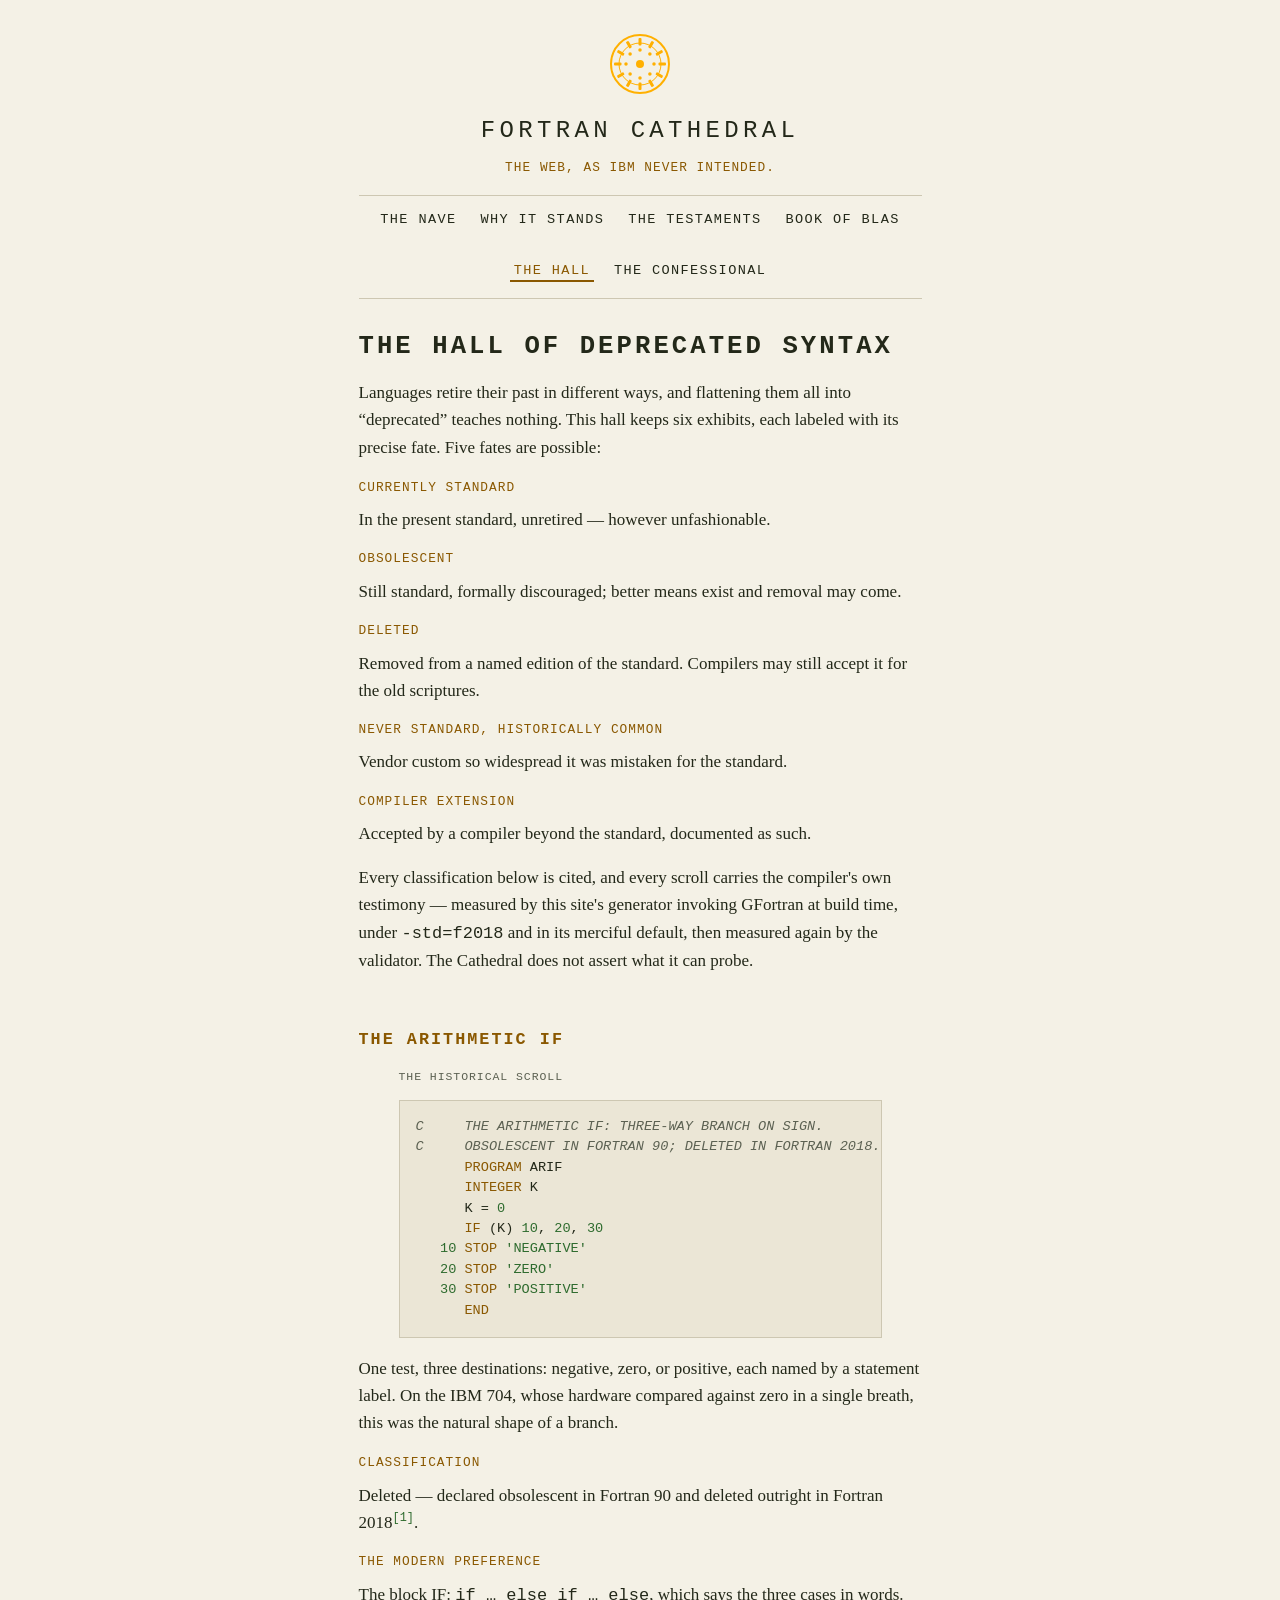
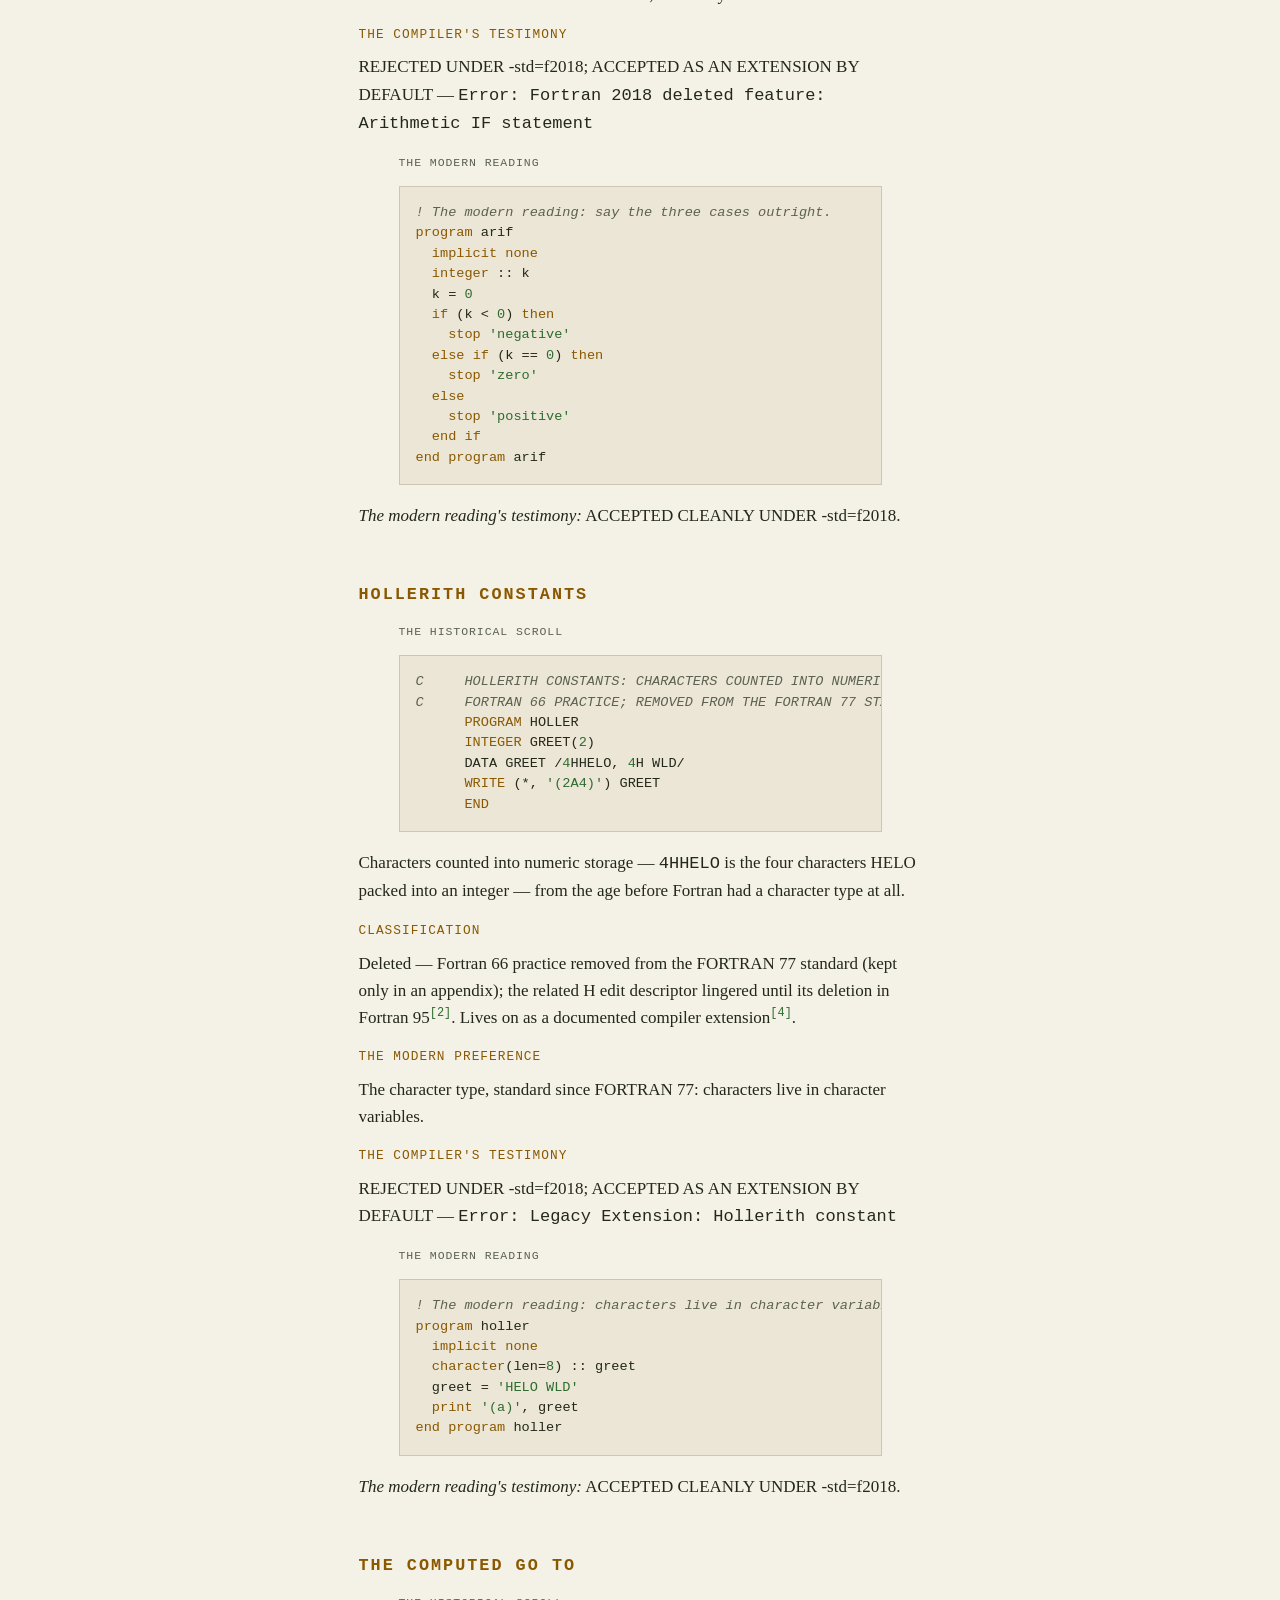
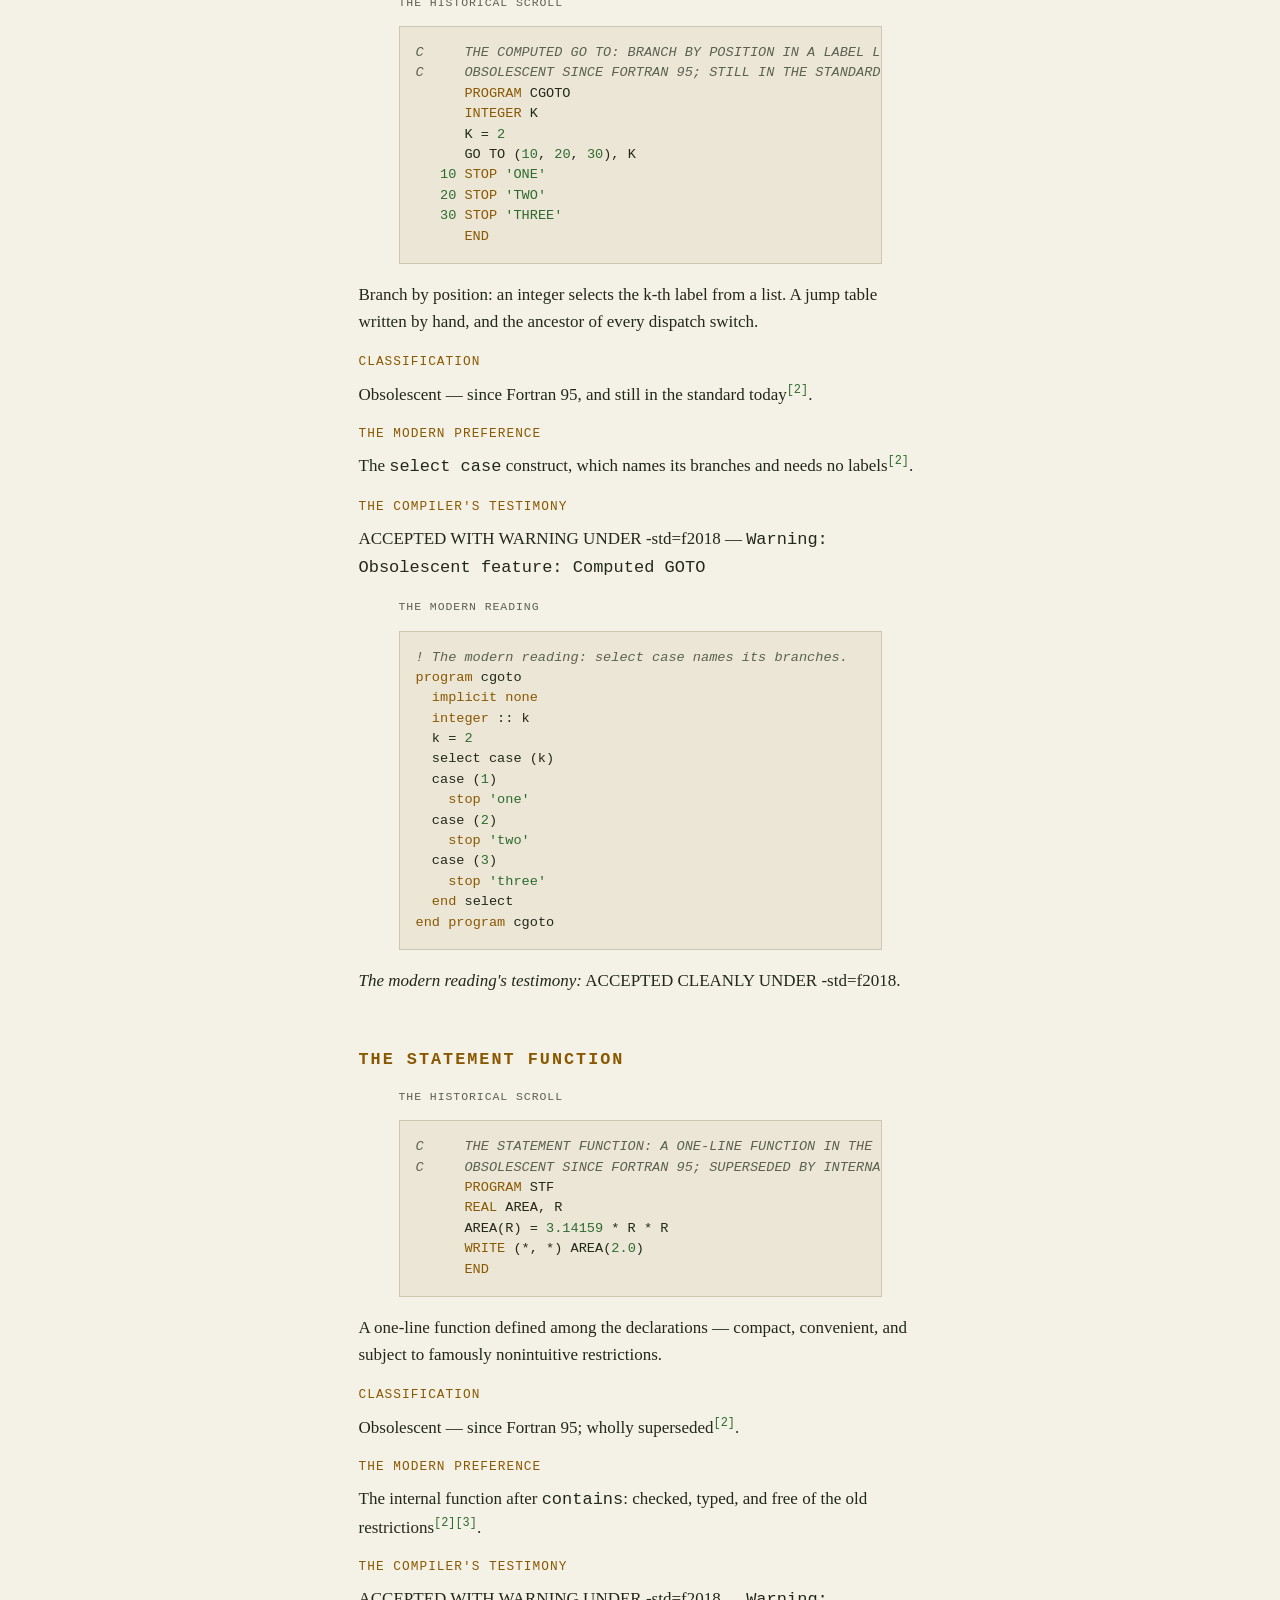
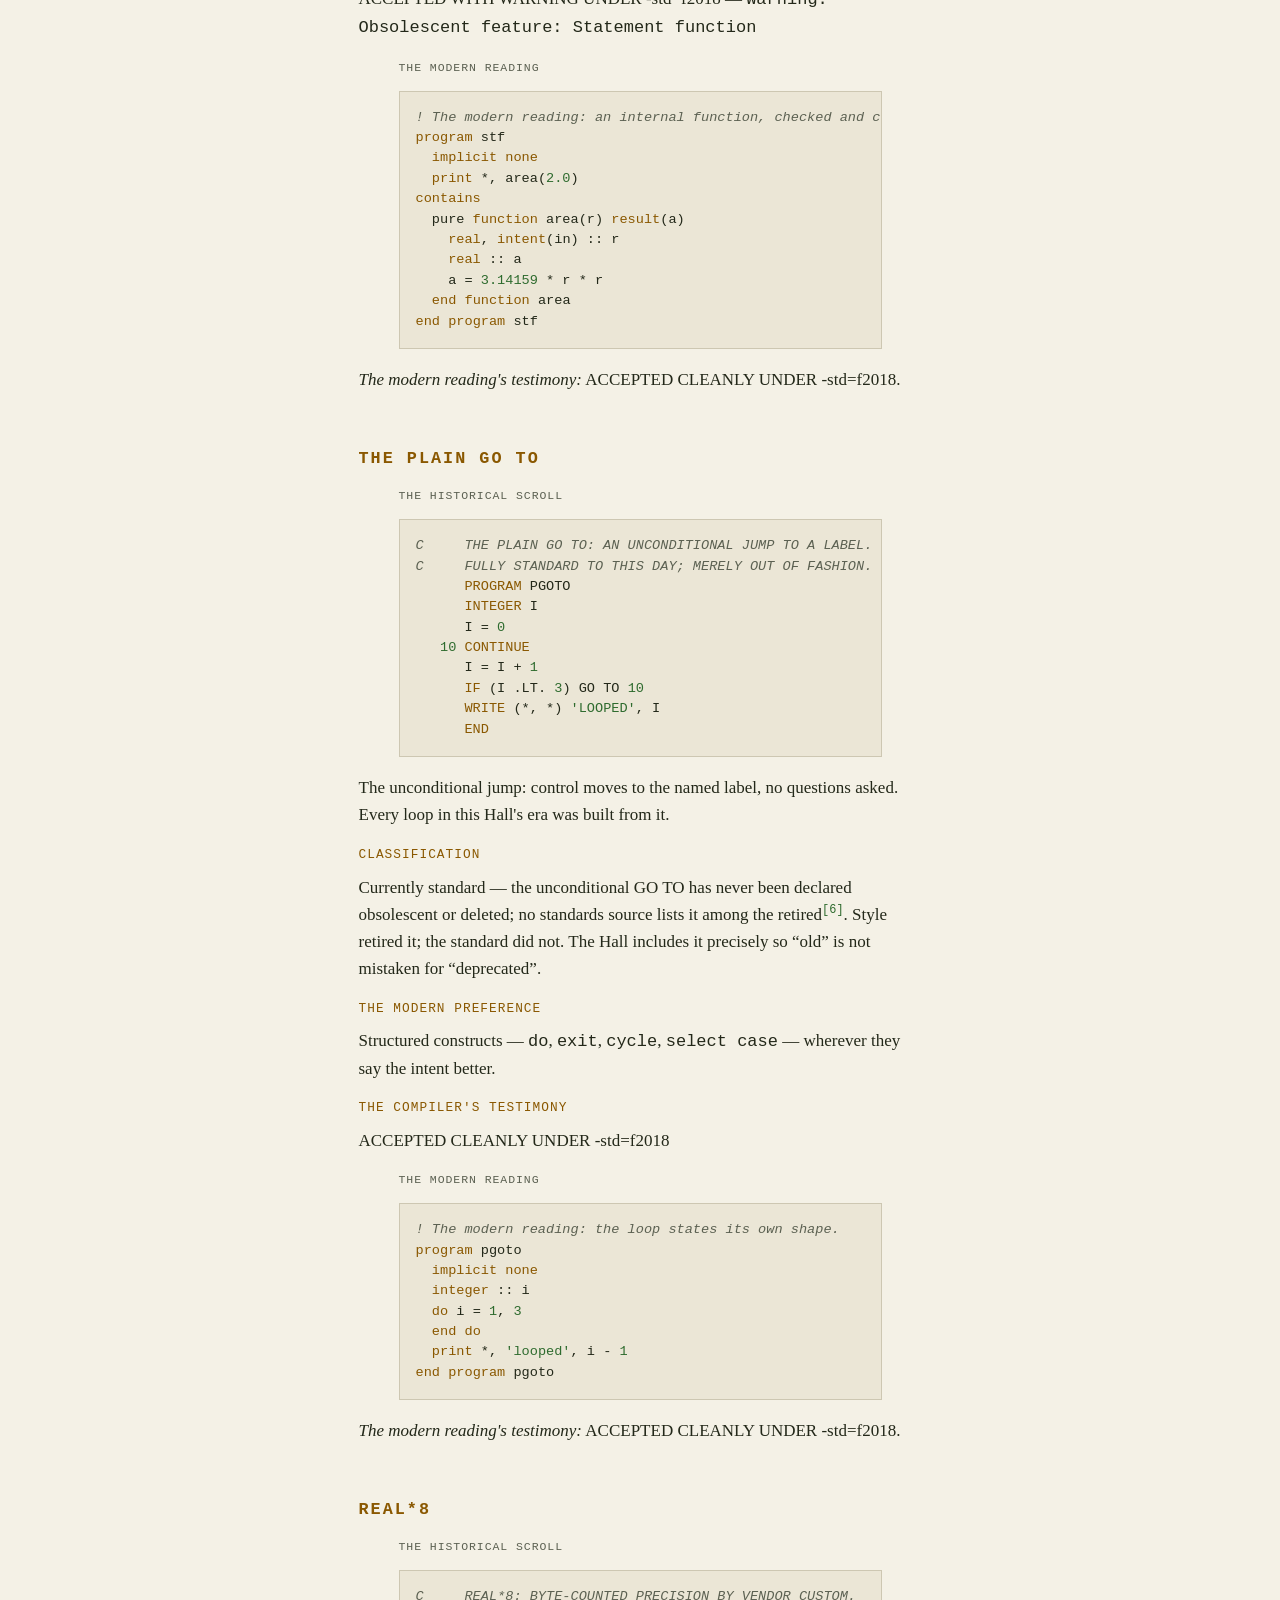
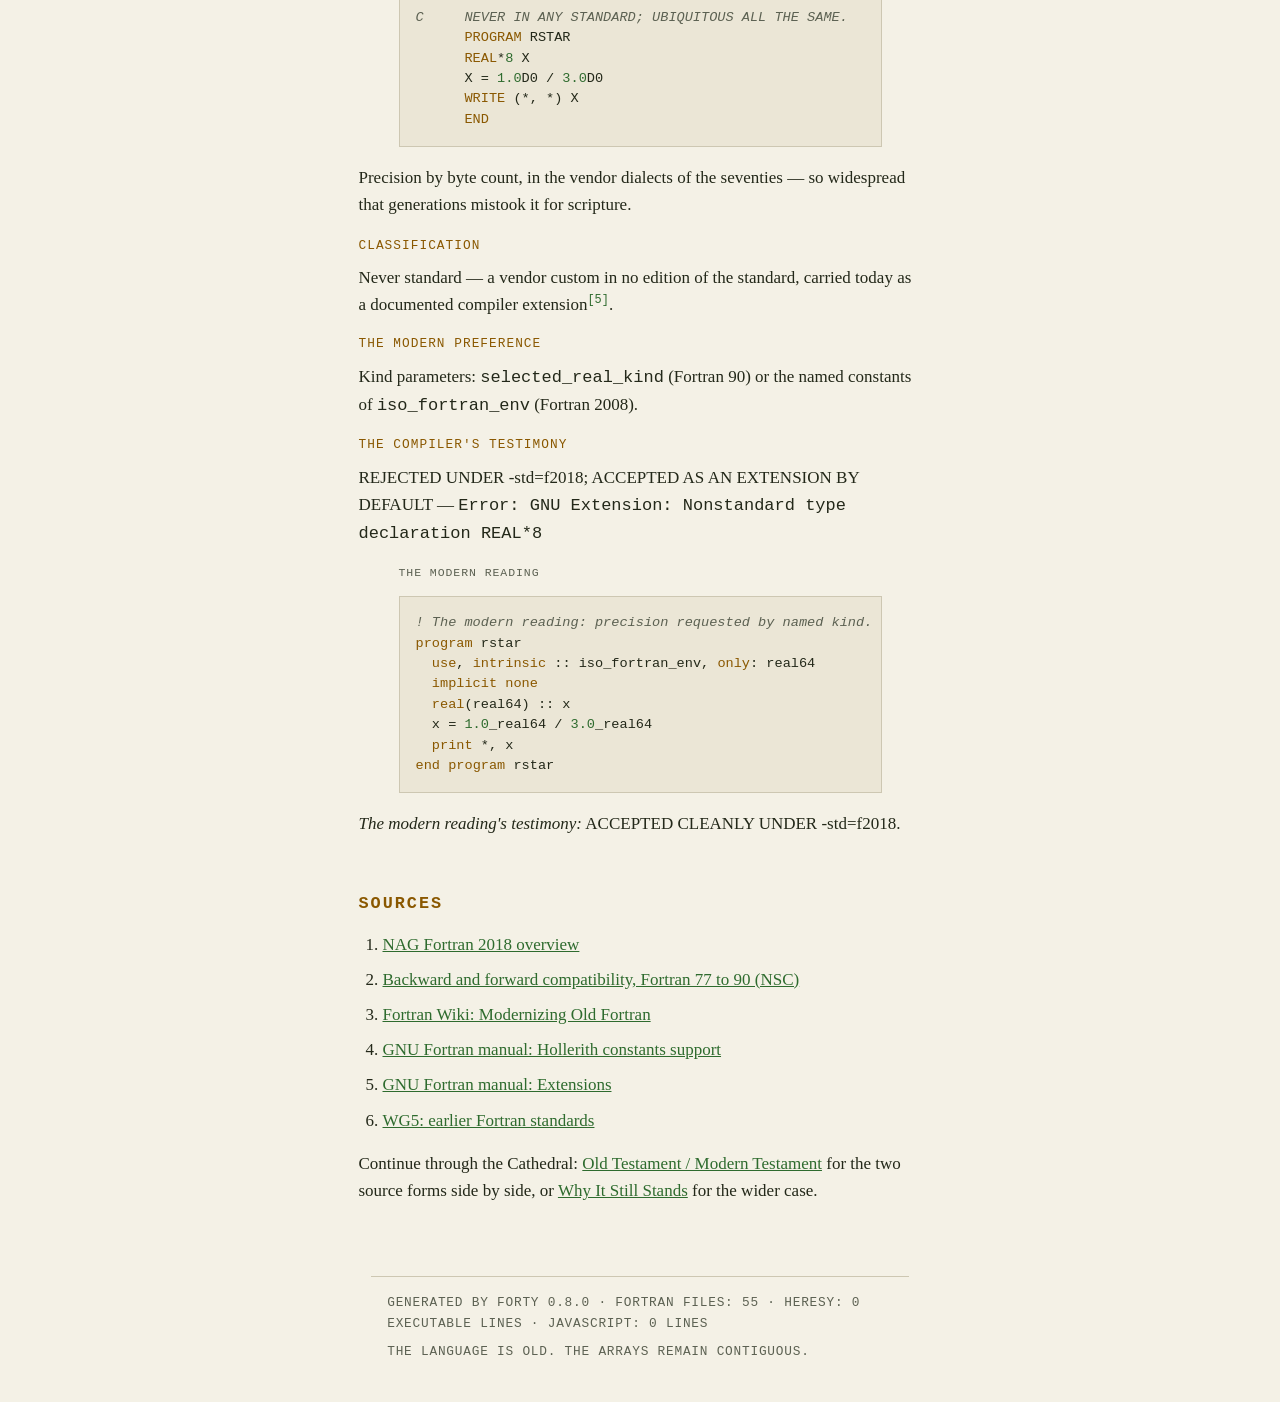
<file: hall-of-deprecated-syntax.html>
<!doctype html>
<html lang="en">
<head>
<meta charset="utf-8">
<meta name="viewport" content="width=device-width, initial-scale=1">
<meta name="description" content="Six historical Fortran features with their precise fates: standard, obsolescent, deleted, never standard, or extension. Verdicts by compiler probe.">
<meta name="generator" content="FORTY 0.8.0">
<title>The Hall of Deprecated Syntax &#183; Fortran Cathedral</title>
<link rel="icon" type="image/svg+xml" href="assets/ornament.svg">
<link rel="stylesheet" href="assets/tokens.css">
<link rel="stylesheet" href="assets/cathedral.css">
</head>
<body>
<a class="skip" href="#main">Skip to content</a>
<header class="masthead">
  <img src="assets/ornament.svg" alt="" width="64" height="64">
  <p class="site-title">Fortran Cathedral</p>
  <p class="tagline">The web, as IBM never intended.</p>
</header>
<nav aria-label="Cathedral">
  <ul>
    <li><a href="index.html">The Nave</a></li>
    <li><a href="why-it-still-stands.html">Why It Stands</a></li>
    <li><a href="testaments.html">The Testaments</a></li>
    <li><a href="book-of-blas.html">Book of BLAS</a></li>
    <li><a href="hall-of-deprecated-syntax.html" aria-current="page">The Hall</a></li>
    <li><a href="confessional.html">The Confessional</a></li>
  </ul>
</nav>
<main id="main">
<h1>The Hall of Deprecated Syntax</h1>
<p>Languages retire their past in different ways, and flattening them all into &#8220;deprecated&#8221; teaches nothing. This hall keeps six exhibits, each labeled with its precise fate. Five fates are possible:</p>
<dl class="glossary" id="hall-legend">
  <dt>Currently standard</dt>
  <dd>In the present standard, unretired &#8212; however unfashionable.</dd>
  <dt>Obsolescent</dt>
  <dd>Still standard, formally discouraged; better means exist and removal may come.</dd>
  <dt>Deleted</dt>
  <dd>Removed from a named edition of the standard. Compilers may still accept it for the old scriptures.</dd>
  <dt>Never standard, historically common</dt>
  <dd>Vendor custom so widespread it was mistaken for the standard.</dd>
  <dt>Compiler extension</dt>
  <dd>Accepted by a compiler beyond the standard, documented as such.</dd>
</dl>
<p>Every classification below is cited, and every scroll carries the compiler&#39;s own testimony &#8212; measured by this site&#39;s generator invoking GFortran at build time, under <code>-std=f2018</code> and in its merciful default, then measured again by the validator. The Cathedral does not assert what it can probe.</p>
<section class="verse">
<h2 id="hall-arithmetic-if">The Arithmetic IF</h2>
<figure>
  <figcaption>The historical scroll</figcaption>
<pre><code><span class="hl-c">C     THE ARITHMETIC IF: THREE-WAY BRANCH ON SIGN.</span>
<span class="hl-c">C     OBSOLESCENT IN FORTRAN 90; DELETED IN FORTRAN 2018.</span>
      <span class="hl-k">PROGRAM</span> ARIF
      <span class="hl-k">INTEGER</span> K
      K = <span class="hl-n">0</span>
      <span class="hl-k">IF</span> (K) <span class="hl-n">10</span>, <span class="hl-n">20</span>, <span class="hl-n">30</span>
   <span class="hl-n">10</span> <span class="hl-k">STOP</span> <span class="hl-s">&#39;NEGATIVE&#39;</span>
   <span class="hl-n">20</span> <span class="hl-k">STOP</span> <span class="hl-s">&#39;ZERO&#39;</span>
   <span class="hl-n">30</span> <span class="hl-k">STOP</span> <span class="hl-s">&#39;POSITIVE&#39;</span>
      <span class="hl-k">END</span>
</code></pre>
</figure>
<p>One test, three destinations: negative, zero, or positive, each named by a statement label. On the IBM 704, whose hardware compared against zero in a single breath, this was the natural shape of a branch.</p>
<dl class="glossary">
  <dt>Classification</dt>
  <dd>Deleted &#8212; declared obsolescent in Fortran 90 and deleted outright in Fortran 2018<sup class="cite"><a href="#src-1">[1]</a></sup>.</dd>
  <dt>The modern preference</dt>
  <dd>The block IF: <code>if &#8230; else if &#8230; else</code>, which says the three cases in words.</dd>
  <dt>The compiler's testimony</dt>
  <dd>REJECTED UNDER -std=f2018; ACCEPTED AS AN EXTENSION BY DEFAULT &#8212; <code>Error: Fortran 2018 deleted feature: Arithmetic IF statement</code></dd>
</dl>
<figure>
  <figcaption>The modern reading</figcaption>
<pre><code><span class="hl-c">! The modern reading: say the three cases outright.</span>
<span class="hl-k">program</span> arif
  <span class="hl-k">implicit</span> <span class="hl-k">none</span>
  <span class="hl-k">integer</span> :: k
  k = <span class="hl-n">0</span>
  <span class="hl-k">if</span> (k &lt; <span class="hl-n">0</span>) <span class="hl-k">then</span>
    <span class="hl-k">stop</span> <span class="hl-s">&#39;negative&#39;</span>
  <span class="hl-k">else</span> <span class="hl-k">if</span> (k == <span class="hl-n">0</span>) <span class="hl-k">then</span>
    <span class="hl-k">stop</span> <span class="hl-s">&#39;zero&#39;</span>
  <span class="hl-k">else</span>
    <span class="hl-k">stop</span> <span class="hl-s">&#39;positive&#39;</span>
  <span class="hl-k">end</span> <span class="hl-k">if</span>
<span class="hl-k">end</span> <span class="hl-k">program</span> arif
</code></pre>
</figure>
<p><em>The modern reading&#39;s testimony:</em> ACCEPTED CLEANLY UNDER -std=f2018.</p>
</section>
<section class="verse">
<h2 id="hall-hollerith">Hollerith Constants</h2>
<figure>
  <figcaption>The historical scroll</figcaption>
<pre><code><span class="hl-c">C     HOLLERITH CONSTANTS: CHARACTERS COUNTED INTO NUMERIC STORAGE.</span>
<span class="hl-c">C     FORTRAN 66 PRACTICE; REMOVED FROM THE FORTRAN 77 STANDARD.</span>
      <span class="hl-k">PROGRAM</span> HOLLER
      <span class="hl-k">INTEGER</span> GREET(<span class="hl-n">2</span>)
      DATA GREET /<span class="hl-n">4</span>HHELO, <span class="hl-n">4</span>H WLD/
      <span class="hl-k">WRITE</span> (*, <span class="hl-s">&#39;(2A4)&#39;</span>) GREET
      <span class="hl-k">END</span>
</code></pre>
</figure>
<p>Characters counted into numeric storage &#8212; <code>4HHELO</code> is the four characters HELO packed into an integer &#8212; from the age before Fortran had a character type at all.</p>
<dl class="glossary">
  <dt>Classification</dt>
  <dd>Deleted &#8212; Fortran 66 practice removed from the FORTRAN 77 standard (kept only in an appendix); the related H edit descriptor lingered until its deletion in Fortran 95<sup class="cite"><a href="#src-2">[2]</a></sup>. Lives on as a documented compiler extension<sup class="cite"><a href="#src-4">[4]</a></sup>.</dd>
  <dt>The modern preference</dt>
  <dd>The character type, standard since FORTRAN 77: characters live in character variables.</dd>
  <dt>The compiler's testimony</dt>
  <dd>REJECTED UNDER -std=f2018; ACCEPTED AS AN EXTENSION BY DEFAULT &#8212; <code>Error: Legacy Extension: Hollerith constant</code></dd>
</dl>
<figure>
  <figcaption>The modern reading</figcaption>
<pre><code><span class="hl-c">! The modern reading: characters live in character variables.</span>
<span class="hl-k">program</span> holler
  <span class="hl-k">implicit</span> <span class="hl-k">none</span>
  <span class="hl-k">character</span>(len=<span class="hl-n">8</span>) :: greet
  greet = <span class="hl-s">&#39;HELO WLD&#39;</span>
  <span class="hl-k">print</span> <span class="hl-s">&#39;(a)&#39;</span>, greet
<span class="hl-k">end</span> <span class="hl-k">program</span> holler
</code></pre>
</figure>
<p><em>The modern reading&#39;s testimony:</em> ACCEPTED CLEANLY UNDER -std=f2018.</p>
</section>
<section class="verse">
<h2 id="hall-computed-goto">The Computed GO TO</h2>
<figure>
  <figcaption>The historical scroll</figcaption>
<pre><code><span class="hl-c">C     THE COMPUTED GO TO: BRANCH BY POSITION IN A LABEL LIST.</span>
<span class="hl-c">C     OBSOLESCENT SINCE FORTRAN 95; STILL IN THE STANDARD.</span>
      <span class="hl-k">PROGRAM</span> CGOTO
      <span class="hl-k">INTEGER</span> K
      K = <span class="hl-n">2</span>
      GO TO (<span class="hl-n">10</span>, <span class="hl-n">20</span>, <span class="hl-n">30</span>), K
   <span class="hl-n">10</span> <span class="hl-k">STOP</span> <span class="hl-s">&#39;ONE&#39;</span>
   <span class="hl-n">20</span> <span class="hl-k">STOP</span> <span class="hl-s">&#39;TWO&#39;</span>
   <span class="hl-n">30</span> <span class="hl-k">STOP</span> <span class="hl-s">&#39;THREE&#39;</span>
      <span class="hl-k">END</span>
</code></pre>
</figure>
<p>Branch by position: an integer selects the k-th label from a list. A jump table written by hand, and the ancestor of every dispatch switch.</p>
<dl class="glossary">
  <dt>Classification</dt>
  <dd>Obsolescent &#8212; since Fortran 95, and still in the standard today<sup class="cite"><a href="#src-2">[2]</a></sup>.</dd>
  <dt>The modern preference</dt>
  <dd>The <code>select case</code> construct, which names its branches and needs no labels<sup class="cite"><a href="#src-2">[2]</a></sup>.</dd>
  <dt>The compiler's testimony</dt>
  <dd>ACCEPTED WITH WARNING UNDER -std=f2018 &#8212; <code>Warning: Obsolescent feature: Computed GOTO</code></dd>
</dl>
<figure>
  <figcaption>The modern reading</figcaption>
<pre><code><span class="hl-c">! The modern reading: select case names its branches.</span>
<span class="hl-k">program</span> cgoto
  <span class="hl-k">implicit</span> <span class="hl-k">none</span>
  <span class="hl-k">integer</span> :: k
  k = <span class="hl-n">2</span>
  select case (k)
  case (<span class="hl-n">1</span>)
    <span class="hl-k">stop</span> <span class="hl-s">&#39;one&#39;</span>
  case (<span class="hl-n">2</span>)
    <span class="hl-k">stop</span> <span class="hl-s">&#39;two&#39;</span>
  case (<span class="hl-n">3</span>)
    <span class="hl-k">stop</span> <span class="hl-s">&#39;three&#39;</span>
  <span class="hl-k">end</span> select
<span class="hl-k">end</span> <span class="hl-k">program</span> cgoto
</code></pre>
</figure>
<p><em>The modern reading&#39;s testimony:</em> ACCEPTED CLEANLY UNDER -std=f2018.</p>
</section>
<section class="verse">
<h2 id="hall-statement-function">The Statement Function</h2>
<figure>
  <figcaption>The historical scroll</figcaption>
<pre><code><span class="hl-c">C     THE STATEMENT FUNCTION: A ONE-LINE FUNCTION IN THE DECLARATIONS.</span>
<span class="hl-c">C     OBSOLESCENT SINCE FORTRAN 95; SUPERSEDED BY INTERNAL FUNCTIONS.</span>
      <span class="hl-k">PROGRAM</span> STF
      <span class="hl-k">REAL</span> AREA, R
      AREA(R) = <span class="hl-n">3.14159</span> * R * R
      <span class="hl-k">WRITE</span> (*, *) AREA(<span class="hl-n">2.0</span>)
      <span class="hl-k">END</span>
</code></pre>
</figure>
<p>A one-line function defined among the declarations &#8212; compact, convenient, and subject to famously nonintuitive restrictions.</p>
<dl class="glossary">
  <dt>Classification</dt>
  <dd>Obsolescent &#8212; since Fortran 95; wholly superseded<sup class="cite"><a href="#src-2">[2]</a></sup>.</dd>
  <dt>The modern preference</dt>
  <dd>The internal function after <code>contains</code>: checked, typed, and free of the old restrictions<sup class="cite"><a href="#src-2">[2]</a></sup><sup class="cite"><a href="#src-3">[3]</a></sup>.</dd>
  <dt>The compiler's testimony</dt>
  <dd>ACCEPTED WITH WARNING UNDER -std=f2018 &#8212; <code>Warning: Obsolescent feature: Statement function</code></dd>
</dl>
<figure>
  <figcaption>The modern reading</figcaption>
<pre><code><span class="hl-c">! The modern reading: an internal function, checked and contained.</span>
<span class="hl-k">program</span> stf
  <span class="hl-k">implicit</span> <span class="hl-k">none</span>
  <span class="hl-k">print</span> *, area(<span class="hl-n">2.0</span>)
<span class="hl-k">contains</span>
  pure <span class="hl-k">function</span> area(r) <span class="hl-k">result</span>(a)
    <span class="hl-k">real</span>, <span class="hl-k">intent</span>(in) :: r
    <span class="hl-k">real</span> :: a
    a = <span class="hl-n">3.14159</span> * r * r
  <span class="hl-k">end</span> <span class="hl-k">function</span> area
<span class="hl-k">end</span> <span class="hl-k">program</span> stf
</code></pre>
</figure>
<p><em>The modern reading&#39;s testimony:</em> ACCEPTED CLEANLY UNDER -std=f2018.</p>
</section>
<section class="verse">
<h2 id="hall-plain-goto">The Plain GO TO</h2>
<figure>
  <figcaption>The historical scroll</figcaption>
<pre><code><span class="hl-c">C     THE PLAIN GO TO: AN UNCONDITIONAL JUMP TO A LABEL.</span>
<span class="hl-c">C     FULLY STANDARD TO THIS DAY; MERELY OUT OF FASHION.</span>
      <span class="hl-k">PROGRAM</span> PGOTO
      <span class="hl-k">INTEGER</span> I
      I = <span class="hl-n">0</span>
   <span class="hl-n">10</span> <span class="hl-k">CONTINUE</span>
      I = I + <span class="hl-n">1</span>
      <span class="hl-k">IF</span> (I .LT. <span class="hl-n">3</span>) GO TO <span class="hl-n">10</span>
      <span class="hl-k">WRITE</span> (*, *) <span class="hl-s">&#39;LOOPED&#39;</span>, I
      <span class="hl-k">END</span>
</code></pre>
</figure>
<p>The unconditional jump: control moves to the named label, no questions asked. Every loop in this Hall's era was built from it.</p>
<dl class="glossary">
  <dt>Classification</dt>
  <dd>Currently standard &#8212; the unconditional GO TO has never been declared obsolescent or deleted; no standards source lists it among the retired<sup class="cite"><a href="#src-6">[6]</a></sup>. Style retired it; the standard did not. The Hall includes it precisely so &#8220;old&#8221; is not mistaken for &#8220;deprecated&#8221;.</dd>
  <dt>The modern preference</dt>
  <dd>Structured constructs &#8212; <code>do</code>, <code>exit</code>, <code>cycle</code>, <code>select case</code> &#8212; wherever they say the intent better.</dd>
  <dt>The compiler's testimony</dt>
  <dd>ACCEPTED CLEANLY UNDER -std=f2018</dd>
</dl>
<figure>
  <figcaption>The modern reading</figcaption>
<pre><code><span class="hl-c">! The modern reading: the loop states its own shape.</span>
<span class="hl-k">program</span> pgoto
  <span class="hl-k">implicit</span> <span class="hl-k">none</span>
  <span class="hl-k">integer</span> :: i
  <span class="hl-k">do</span> i = <span class="hl-n">1</span>, <span class="hl-n">3</span>
  <span class="hl-k">end</span> <span class="hl-k">do</span>
  <span class="hl-k">print</span> *, <span class="hl-s">&#39;looped&#39;</span>, i - <span class="hl-n">1</span>
<span class="hl-k">end</span> <span class="hl-k">program</span> pgoto
</code></pre>
</figure>
<p><em>The modern reading&#39;s testimony:</em> ACCEPTED CLEANLY UNDER -std=f2018.</p>
</section>
<section class="verse">
<h2 id="hall-real-star-8">REAL*8</h2>
<figure>
  <figcaption>The historical scroll</figcaption>
<pre><code><span class="hl-c">C     REAL*8: BYTE-COUNTED PRECISION BY VENDOR CUSTOM.</span>
<span class="hl-c">C     NEVER IN ANY STANDARD; UBIQUITOUS ALL THE SAME.</span>
      <span class="hl-k">PROGRAM</span> RSTAR
      <span class="hl-k">REAL</span>*<span class="hl-n">8</span> X
      X = <span class="hl-n">1.0</span>D0 / <span class="hl-n">3.0</span>D0
      <span class="hl-k">WRITE</span> (*, *) X
      <span class="hl-k">END</span>
</code></pre>
</figure>
<p>Precision by byte count, in the vendor dialects of the seventies &#8212; so widespread that generations mistook it for scripture.</p>
<dl class="glossary">
  <dt>Classification</dt>
  <dd>Never standard &#8212; a vendor custom in no edition of the standard, carried today as a documented compiler extension<sup class="cite"><a href="#src-5">[5]</a></sup>.</dd>
  <dt>The modern preference</dt>
  <dd>Kind parameters: <code>selected_real_kind</code> (Fortran 90) or the named constants of <code>iso_fortran_env</code> (Fortran 2008).</dd>
  <dt>The compiler's testimony</dt>
  <dd>REJECTED UNDER -std=f2018; ACCEPTED AS AN EXTENSION BY DEFAULT &#8212; <code>Error: GNU Extension: Nonstandard type declaration REAL*8</code></dd>
</dl>
<figure>
  <figcaption>The modern reading</figcaption>
<pre><code><span class="hl-c">! The modern reading: precision requested by named kind.</span>
<span class="hl-k">program</span> rstar
  <span class="hl-k">use</span>, <span class="hl-k">intrinsic</span> :: iso_fortran_env, <span class="hl-k">only</span>: real64
  <span class="hl-k">implicit</span> <span class="hl-k">none</span>
  <span class="hl-k">real</span>(real64) :: x
  x = <span class="hl-n">1.0</span>_real64 / <span class="hl-n">3.0</span>_real64
  <span class="hl-k">print</span> *, x
<span class="hl-k">end</span> <span class="hl-k">program</span> rstar
</code></pre>
</figure>
<p><em>The modern reading&#39;s testimony:</em> ACCEPTED CLEANLY UNDER -std=f2018.</p>
</section>
<h2 id="hall-sources">Sources</h2>
<ol class="sources">
  <li id="src-1"><a href="https://support.nag.com/nagware/np/r72_doc/nag_f2018.html">NAG Fortran 2018 overview</a></li>
  <li id="src-2"><a href="https://www.nsc.liu.se/~boein/f77to90/a4.html">Backward and forward compatibility, Fortran 77 to 90 (NSC)</a></li>
  <li id="src-3"><a href="https://fortranwiki.org/fortran/show/Modernizing+Old+Fortran">Fortran Wiki: Modernizing Old Fortran</a></li>
  <li id="src-4"><a href="https://gcc.gnu.org/onlinedocs/gfortran/Hollerith-constants-support.html">GNU Fortran manual: Hollerith constants support</a></li>
  <li id="src-5"><a href="https://gcc.gnu.org/onlinedocs/gfortran/Extensions.html">GNU Fortran manual: Extensions</a></li>
  <li id="src-6"><a href="https://wg5-fortran.org/fearlier.html">WG5: earlier Fortran standards</a></li>
</ol>
<p>Continue through the Cathedral: <a href="testaments.html">Old Testament / Modern Testament</a> for the two source forms side by side, or <a href="why-it-still-stands.html">Why It Still Stands</a> for the wider case.</p>
</main>
<footer>
  <p>Generated by FORTY 0.8.0 &#183; Fortran files: 55 &#183; Heresy: 0 executable lines &#183; JavaScript: 0 lines</p>
  <p>The language is old. The arrays remain contiguous.</p>
</footer>
</body>
</html>
</file>
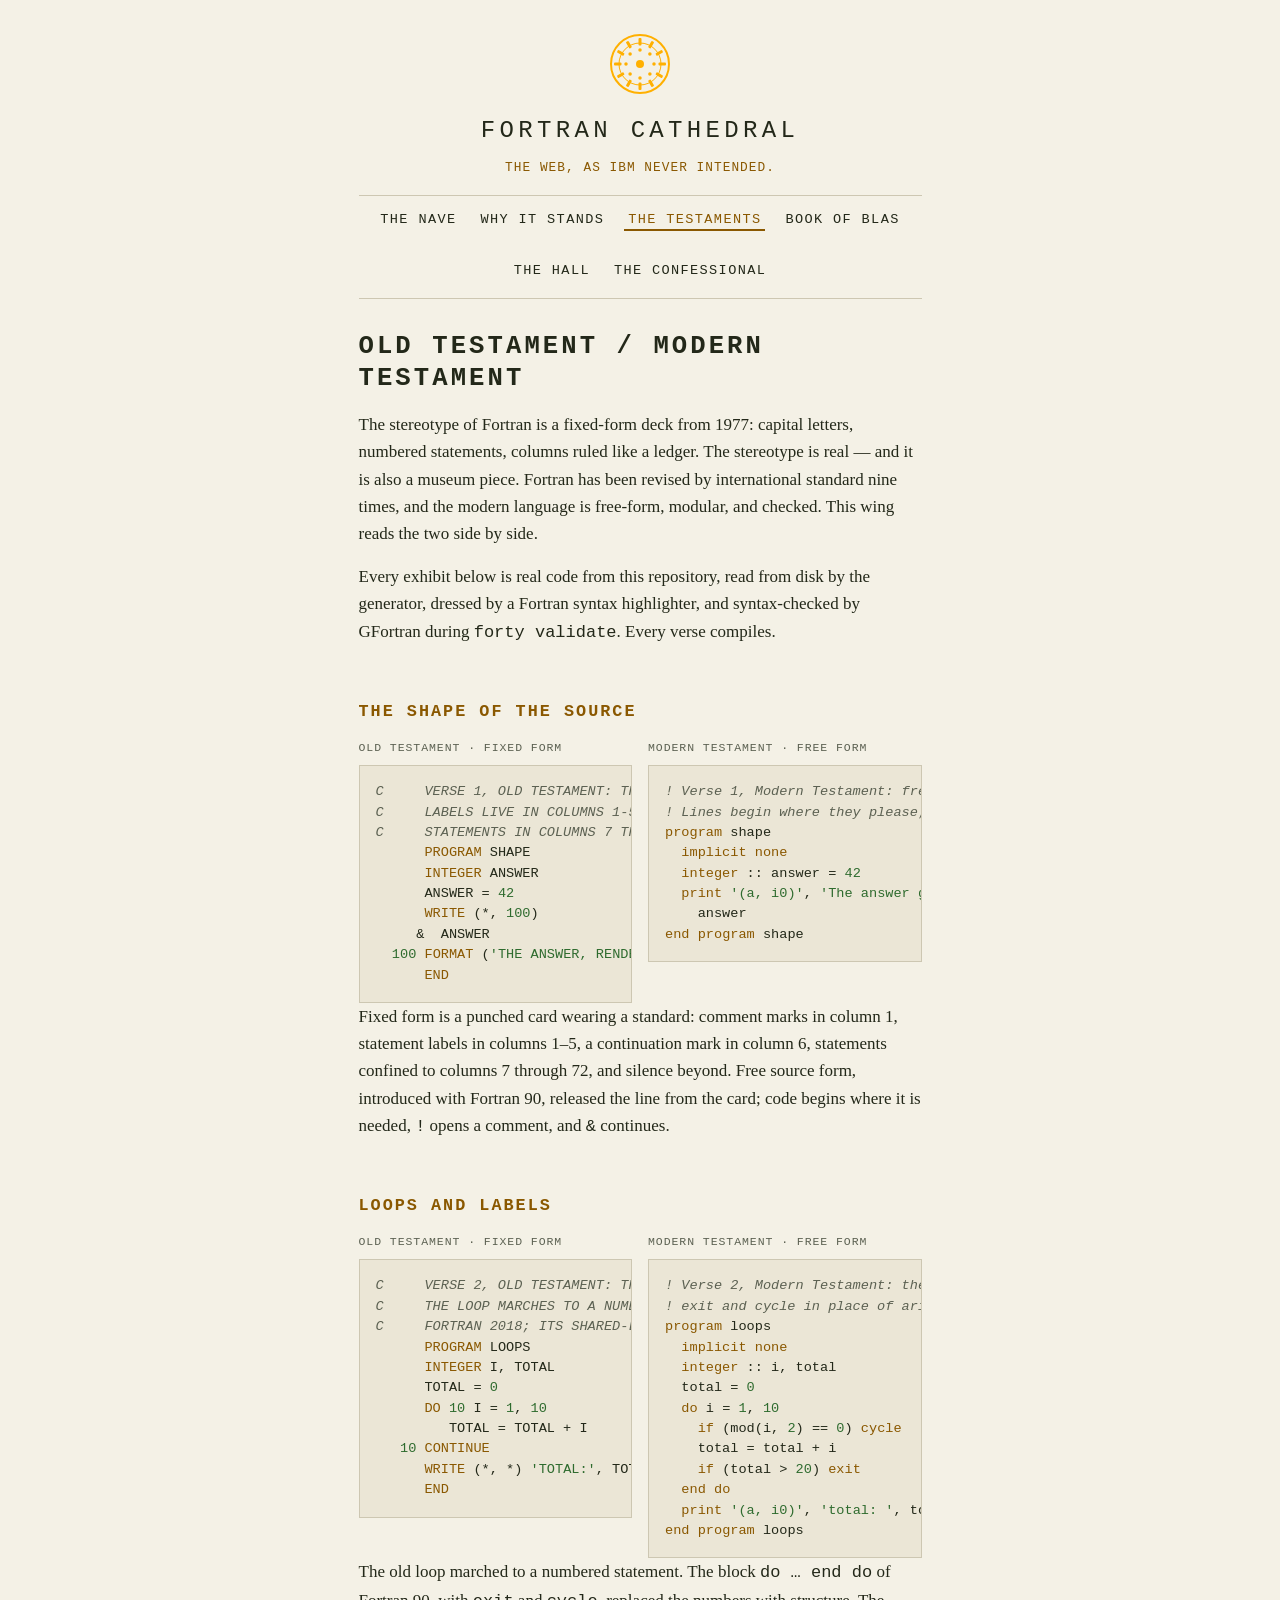
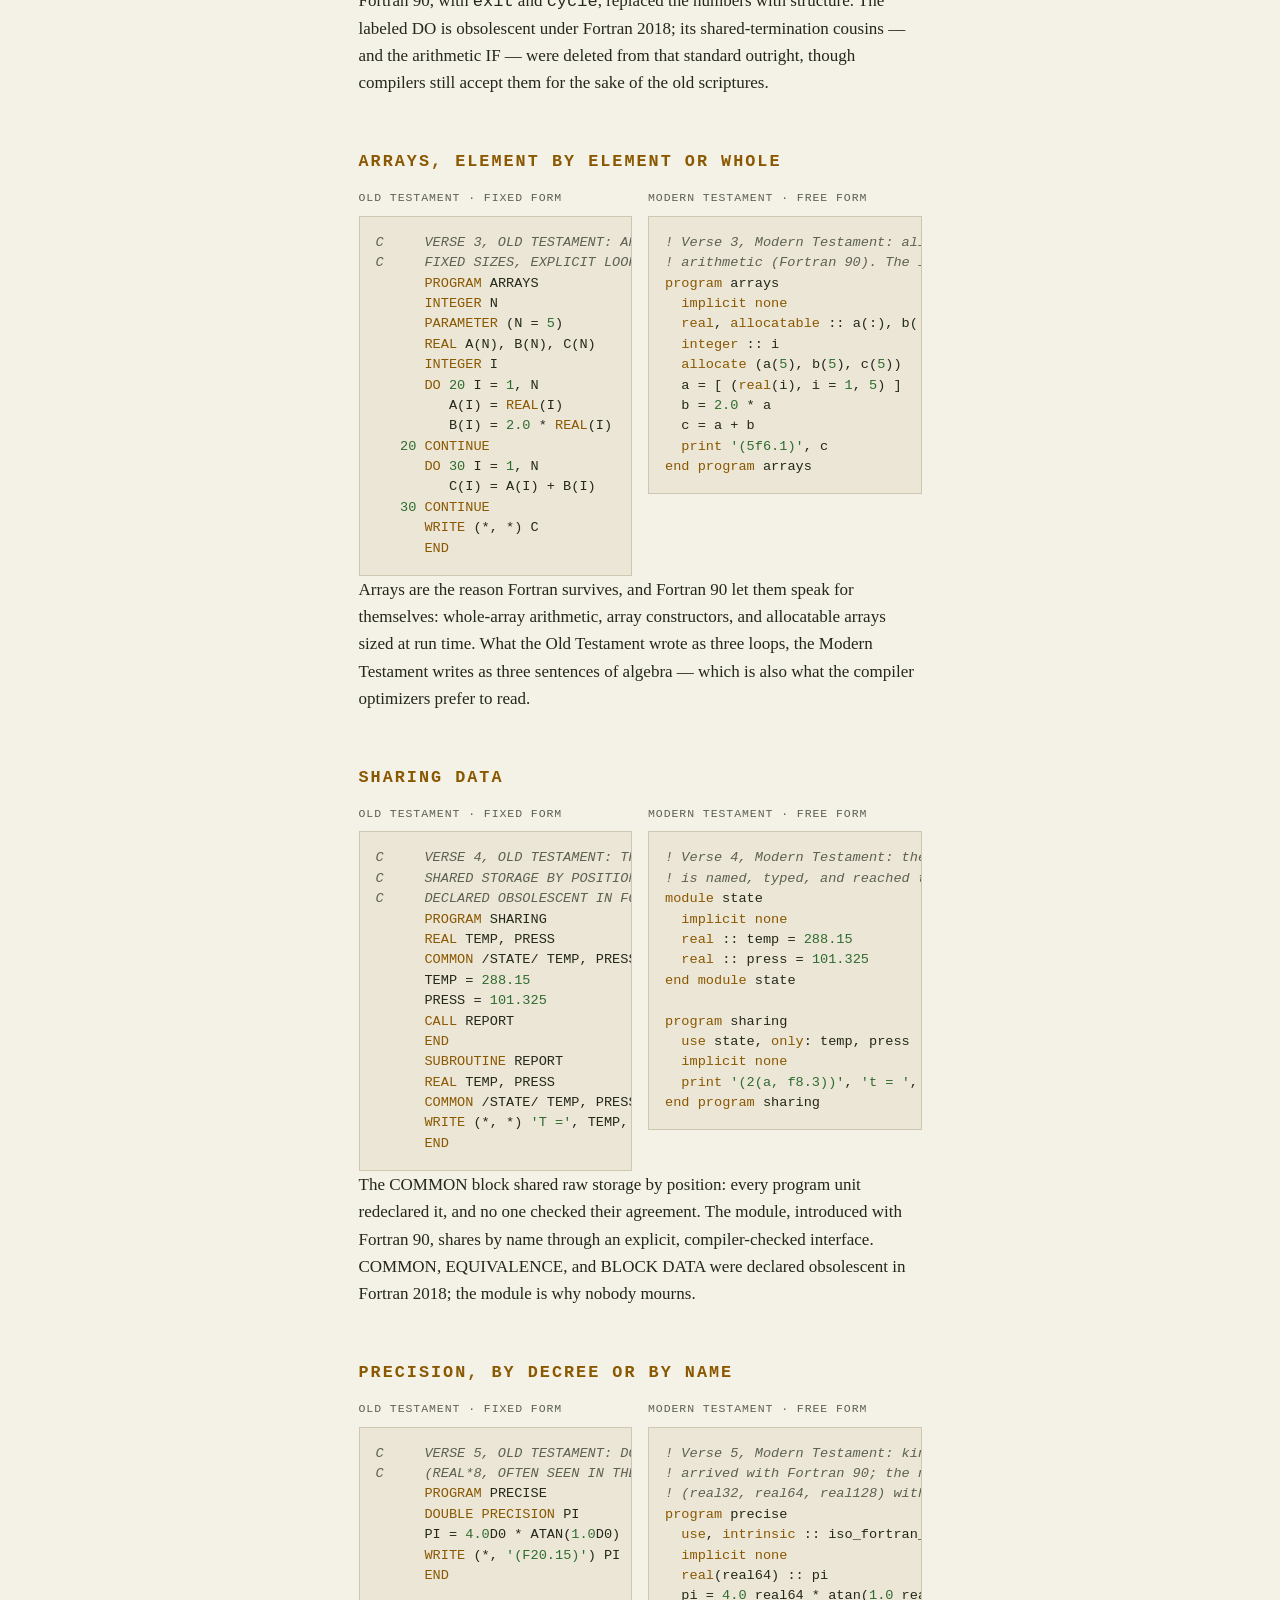
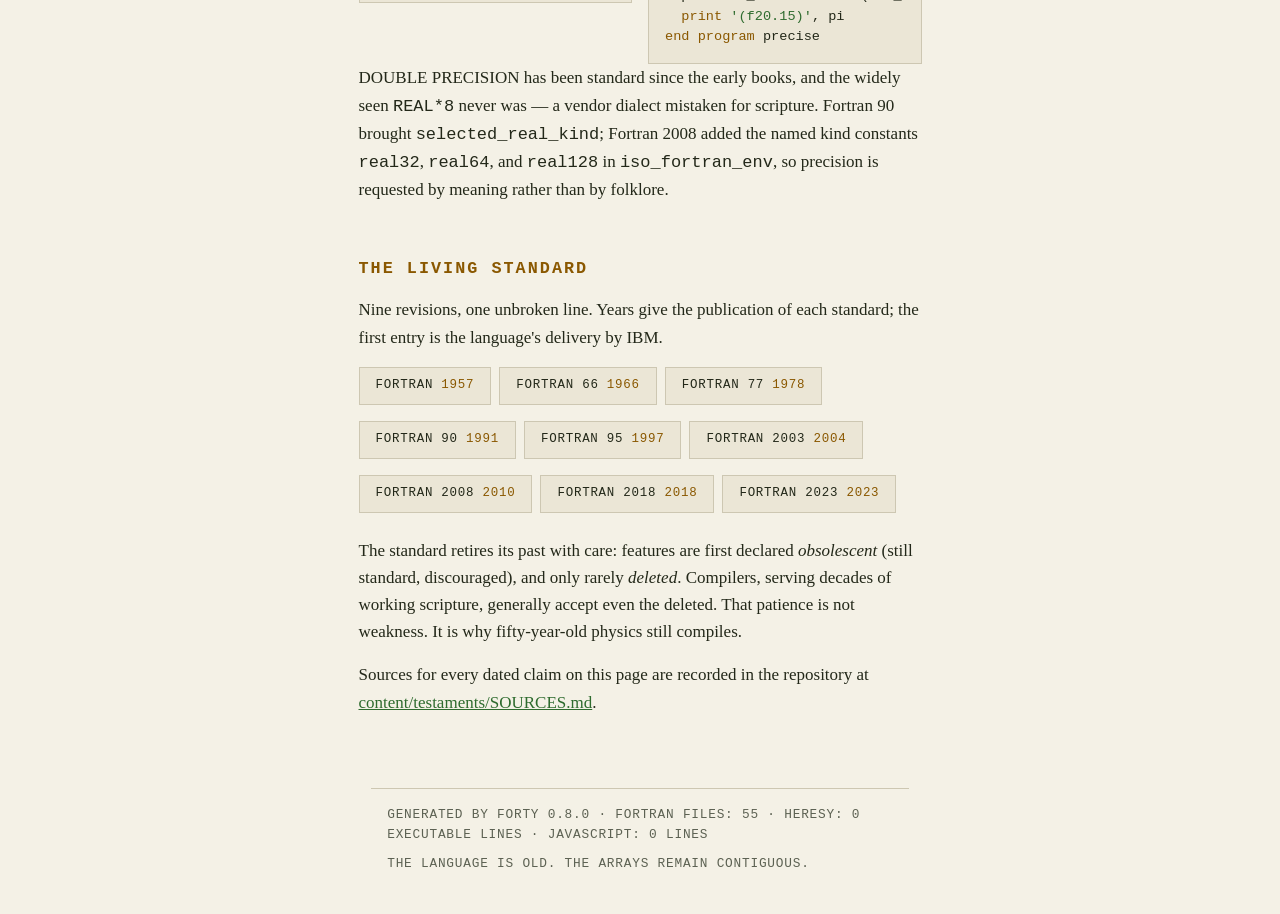
<file: testaments.html>
<!doctype html>
<html lang="en">
<head>
<meta charset="utf-8">
<meta name="viewport" content="width=device-width, initial-scale=1">
<meta name="description" content="Fixed-form and modern Fortran side by side: five verses, two liturgies, one language. Every verse compiles.">
<meta name="generator" content="FORTY 0.8.0">
<title>Old Testament / Modern Testament &#183; Fortran Cathedral</title>
<link rel="icon" type="image/svg+xml" href="assets/ornament.svg">
<link rel="stylesheet" href="assets/tokens.css">
<link rel="stylesheet" href="assets/cathedral.css">
</head>
<body>
<a class="skip" href="#main">Skip to content</a>
<header class="masthead">
  <img src="assets/ornament.svg" alt="" width="64" height="64">
  <p class="site-title">Fortran Cathedral</p>
  <p class="tagline">The web, as IBM never intended.</p>
</header>
<nav aria-label="Cathedral">
  <ul>
    <li><a href="index.html">The Nave</a></li>
    <li><a href="why-it-still-stands.html">Why It Stands</a></li>
    <li><a href="testaments.html" aria-current="page">The Testaments</a></li>
    <li><a href="book-of-blas.html">Book of BLAS</a></li>
    <li><a href="hall-of-deprecated-syntax.html">The Hall</a></li>
    <li><a href="confessional.html">The Confessional</a></li>
  </ul>
</nav>
<main id="main">
<h1>Old Testament / Modern Testament</h1>
<p>The stereotype of Fortran is a fixed-form deck from 1977: capital letters, numbered statements, columns ruled like a ledger. The stereotype is real &#8212; and it is also a museum piece. Fortran has been revised by international standard nine times, and the modern language is free-form, modular, and checked. This wing reads the two side by side.</p>
<p>Every exhibit below is real code from this repository, read from disk by the generator, dressed by a Fortran syntax highlighter, and syntax-checked by GFortran during <code>forty validate</code>. Every verse compiles.</p>
<section class="verse">
<h2 id="verse-shape">The shape of the source</h2>
<div class="pair">
<figure>
  <figcaption>Old Testament &#183; fixed form</figcaption>
<pre><code><span class="hl-c">C     VERSE 1, OLD TESTAMENT: THE SHAPE OF THE SOURCE.</span>
<span class="hl-c">C     LABELS LIVE IN COLUMNS 1-5, CONTINUATION MARKS IN COLUMN 6,</span>
<span class="hl-c">C     STATEMENTS IN COLUMNS 7 THROUGH 72. BEYOND 72, SILENCE.</span>
      <span class="hl-k">PROGRAM</span> SHAPE
      <span class="hl-k">INTEGER</span> ANSWER
      ANSWER = <span class="hl-n">42</span>
      <span class="hl-k">WRITE</span> (*, <span class="hl-n">100</span>)
     &amp;  ANSWER
  <span class="hl-n">100</span> <span class="hl-k">FORMAT</span> (<span class="hl-s">&#39;THE ANSWER, RENDERED FROM COLUMN SEVEN: &#39;</span>, I2)
      <span class="hl-k">END</span>
</code></pre>
</figure>
<figure>
  <figcaption>Modern Testament &#183; free form</figcaption>
<pre><code><span class="hl-c">! Verse 1, Modern Testament: free source form (Fortran 90).</span>
<span class="hl-c">! Lines begin where they please; &amp; continues; comments follow !.</span>
<span class="hl-k">program</span> shape
  <span class="hl-k">implicit</span> <span class="hl-k">none</span>
  <span class="hl-k">integer</span> :: answer = <span class="hl-n">42</span>
  <span class="hl-k">print</span> <span class="hl-s">&#39;(a, i0)&#39;</span>, <span class="hl-s">&#39;The answer goes where it is needed: &#39;</span>, &amp;
    answer
<span class="hl-k">end</span> <span class="hl-k">program</span> shape
</code></pre>
</figure>
</div>
<p>Fixed form is a punched card wearing a standard: comment marks in column 1, statement labels in columns 1&#8211;5, a continuation mark in column 6, statements confined to columns 7 through 72, and silence beyond. Free source form, introduced with Fortran 90, released the line from the card; code begins where it is needed, <code>!</code> opens a comment, and <code>&amp;</code> continues.</p>
</section>
<section class="verse">
<h2 id="verse-loops">Loops and labels</h2>
<div class="pair">
<figure>
  <figcaption>Old Testament &#183; fixed form</figcaption>
<pre><code><span class="hl-c">C     VERSE 2, OLD TESTAMENT: THE LABELED DO.</span>
<span class="hl-c">C     THE LOOP MARCHES TO A NUMBERED STATEMENT. OBSOLESCENT SINCE</span>
<span class="hl-c">C     FORTRAN 2018; ITS SHARED-LABEL COUSINS WERE DELETED OUTRIGHT.</span>
      <span class="hl-k">PROGRAM</span> LOOPS
      <span class="hl-k">INTEGER</span> I, TOTAL
      TOTAL = <span class="hl-n">0</span>
      <span class="hl-k">DO</span> <span class="hl-n">10</span> I = <span class="hl-n">1</span>, <span class="hl-n">10</span>
         TOTAL = TOTAL + I
   <span class="hl-n">10</span> <span class="hl-k">CONTINUE</span>
      <span class="hl-k">WRITE</span> (*, *) <span class="hl-s">&#39;TOTAL:&#39;</span>, TOTAL
      <span class="hl-k">END</span>
</code></pre>
</figure>
<figure>
  <figcaption>Modern Testament &#183; free form</figcaption>
<pre><code><span class="hl-c">! Verse 2, Modern Testament: the block do (Fortran 90), with</span>
<span class="hl-c">! exit and cycle in place of arithmetic and numbered faith.</span>
<span class="hl-k">program</span> loops
  <span class="hl-k">implicit</span> <span class="hl-k">none</span>
  <span class="hl-k">integer</span> :: i, total
  total = <span class="hl-n">0</span>
  <span class="hl-k">do</span> i = <span class="hl-n">1</span>, <span class="hl-n">10</span>
    <span class="hl-k">if</span> (mod(i, <span class="hl-n">2</span>) == <span class="hl-n">0</span>) <span class="hl-k">cycle</span>   <span class="hl-c">! pass over the even offerings</span>
    total = total + i
    <span class="hl-k">if</span> (total &gt; <span class="hl-n">20</span>) <span class="hl-k">exit</span>        <span class="hl-c">! depart when enough is gathered</span>
  <span class="hl-k">end</span> <span class="hl-k">do</span>
  <span class="hl-k">print</span> <span class="hl-s">&#39;(a, i0)&#39;</span>, <span class="hl-s">&#39;total: &#39;</span>, total
<span class="hl-k">end</span> <span class="hl-k">program</span> loops
</code></pre>
</figure>
</div>
<p>The old loop marched to a numbered statement. The block <code>do &#8230; end do</code> of Fortran 90, with <code>exit</code> and <code>cycle</code>, replaced the numbers with structure. The labeled DO is obsolescent under Fortran 2018; its shared-termination cousins &#8212; and the arithmetic IF &#8212; were deleted from that standard outright, though compilers still accept them for the sake of the old scriptures.</p>
</section>
<section class="verse">
<h2 id="verse-arrays">Arrays, element by element or whole</h2>
<div class="pair">
<figure>
  <figcaption>Old Testament &#183; fixed form</figcaption>
<pre><code><span class="hl-c">C     VERSE 3, OLD TESTAMENT: ARRAYS BY ELEMENT.</span>
<span class="hl-c">C     FIXED SIZES, EXPLICIT LOOPS, EVERY ELEMENT VISITED BY HAND.</span>
      <span class="hl-k">PROGRAM</span> ARRAYS
      <span class="hl-k">INTEGER</span> N
      <span class="hl-k">PARAMETER</span> (N = <span class="hl-n">5</span>)
      <span class="hl-k">REAL</span> A(N), B(N), C(N)
      <span class="hl-k">INTEGER</span> I
      <span class="hl-k">DO</span> <span class="hl-n">20</span> I = <span class="hl-n">1</span>, N
         A(I) = <span class="hl-k">REAL</span>(I)
         B(I) = <span class="hl-n">2.0</span> * <span class="hl-k">REAL</span>(I)
   <span class="hl-n">20</span> <span class="hl-k">CONTINUE</span>
      <span class="hl-k">DO</span> <span class="hl-n">30</span> I = <span class="hl-n">1</span>, N
         C(I) = A(I) + B(I)
   <span class="hl-n">30</span> <span class="hl-k">CONTINUE</span>
      <span class="hl-k">WRITE</span> (*, *) C
      <span class="hl-k">END</span>
</code></pre>
</figure>
<figure>
  <figcaption>Modern Testament &#183; free form</figcaption>
<pre><code><span class="hl-c">! Verse 3, Modern Testament: allocatable arrays and whole-array</span>
<span class="hl-c">! arithmetic (Fortran 90). The loops dissolve; arrays converse.</span>
<span class="hl-k">program</span> arrays
  <span class="hl-k">implicit</span> <span class="hl-k">none</span>
  <span class="hl-k">real</span>, <span class="hl-k">allocatable</span> :: a(:), b(:), c(:)
  <span class="hl-k">integer</span> :: i
  <span class="hl-k">allocate</span> (a(<span class="hl-n">5</span>), b(<span class="hl-n">5</span>), c(<span class="hl-n">5</span>))
  a = [ (<span class="hl-k">real</span>(i), i = <span class="hl-n">1</span>, <span class="hl-n">5</span>) ]
  b = <span class="hl-n">2.0</span> * a
  c = a + b
  <span class="hl-k">print</span> <span class="hl-s">&#39;(5f6.1)&#39;</span>, c
<span class="hl-k">end</span> <span class="hl-k">program</span> arrays
</code></pre>
</figure>
</div>
<p>Arrays are the reason Fortran survives, and Fortran 90 let them speak for themselves: whole-array arithmetic, array constructors, and allocatable arrays sized at run time. What the Old Testament wrote as three loops, the Modern Testament writes as three sentences of algebra &#8212; which is also what the compiler optimizers prefer to read.</p>
</section>
<section class="verse">
<h2 id="verse-sharing">Sharing data</h2>
<div class="pair">
<figure>
  <figcaption>Old Testament &#183; fixed form</figcaption>
<pre><code><span class="hl-c">C     VERSE 4, OLD TESTAMENT: THE COMMON BLOCK.</span>
<span class="hl-c">C     SHARED STORAGE BY POSITION, TRUSTED BY ALL, CHECKED BY NONE.</span>
<span class="hl-c">C     DECLARED OBSOLESCENT IN FORTRAN 2018.</span>
      <span class="hl-k">PROGRAM</span> SHARING
      <span class="hl-k">REAL</span> TEMP, PRESS
      <span class="hl-k">COMMON</span> /STATE/ TEMP, PRESS
      TEMP = <span class="hl-n">288.15</span>
      PRESS = <span class="hl-n">101.325</span>
      <span class="hl-k">CALL</span> REPORT
      <span class="hl-k">END</span>
      <span class="hl-k">SUBROUTINE</span> REPORT
      <span class="hl-k">REAL</span> TEMP, PRESS
      <span class="hl-k">COMMON</span> /STATE/ TEMP, PRESS
      <span class="hl-k">WRITE</span> (*, *) <span class="hl-s">&#39;T =&#39;</span>, TEMP, <span class="hl-s">&#39; P =&#39;</span>, PRESS
      <span class="hl-k">END</span>
</code></pre>
</figure>
<figure>
  <figcaption>Modern Testament &#183; free form</figcaption>
<pre><code><span class="hl-c">! Verse 4, Modern Testament: the module (Fortran 90). Shared state</span>
<span class="hl-c">! is named, typed, and reached through an explicit interface.</span>
<span class="hl-k">module</span> state
  <span class="hl-k">implicit</span> <span class="hl-k">none</span>
  <span class="hl-k">real</span> :: temp = <span class="hl-n">288.15</span>
  <span class="hl-k">real</span> :: press = <span class="hl-n">101.325</span>
<span class="hl-k">end</span> <span class="hl-k">module</span> state

<span class="hl-k">program</span> sharing
  <span class="hl-k">use</span> state, <span class="hl-k">only</span>: temp, press
  <span class="hl-k">implicit</span> <span class="hl-k">none</span>
  <span class="hl-k">print</span> <span class="hl-s">&#39;(2(a, f8.3))&#39;</span>, <span class="hl-s">&#39;t = &#39;</span>, temp, <span class="hl-s">&#39;  p = &#39;</span>, press
<span class="hl-k">end</span> <span class="hl-k">program</span> sharing
</code></pre>
</figure>
</div>
<p>The COMMON block shared raw storage by position: every program unit redeclared it, and no one checked their agreement. The module, introduced with Fortran 90, shares by name through an explicit, compiler-checked interface. COMMON, EQUIVALENCE, and BLOCK DATA were declared obsolescent in Fortran 2018; the module is why nobody mourns.</p>
</section>
<section class="verse">
<h2 id="verse-precise">Precision, by decree or by name</h2>
<div class="pair">
<figure>
  <figcaption>Old Testament &#183; fixed form</figcaption>
<pre><code><span class="hl-c">C     VERSE 5, OLD TESTAMENT: DOUBLE PRECISION BY DECREE.</span>
<span class="hl-c">C     (REAL*8, OFTEN SEEN IN THE WILD, WAS NEVER IN ANY STANDARD.)</span>
      <span class="hl-k">PROGRAM</span> PRECISE
      <span class="hl-k">DOUBLE</span> <span class="hl-k">PRECISION</span> PI
      PI = <span class="hl-n">4.0</span>D0 * ATAN(<span class="hl-n">1.0</span>D0)
      <span class="hl-k">WRITE</span> (*, <span class="hl-s">&#39;(F20.15)&#39;</span>) PI
      <span class="hl-k">END</span>
</code></pre>
</figure>
<figure>
  <figcaption>Modern Testament &#183; free form</figcaption>
<pre><code><span class="hl-c">! Verse 5, Modern Testament: kinds by name. selected_real_kind</span>
<span class="hl-c">! arrived with Fortran 90; the named constants of iso_fortran_env</span>
<span class="hl-c">! (real32, real64, real128) with Fortran 2008.</span>
<span class="hl-k">program</span> precise
  <span class="hl-k">use</span>, <span class="hl-k">intrinsic</span> :: iso_fortran_env, <span class="hl-k">only</span>: real64
  <span class="hl-k">implicit</span> <span class="hl-k">none</span>
  <span class="hl-k">real</span>(real64) :: pi
  pi = <span class="hl-n">4.0</span>_real64 * atan(<span class="hl-n">1.0</span>_real64)
  <span class="hl-k">print</span> <span class="hl-s">&#39;(f20.15)&#39;</span>, pi
<span class="hl-k">end</span> <span class="hl-k">program</span> precise
</code></pre>
</figure>
</div>
<p>DOUBLE PRECISION has been standard since the early books, and the widely seen <code>REAL*8</code> never was &#8212; a vendor dialect mistaken for scripture. Fortran 90 brought <code>selected_real_kind</code>; Fortran 2008 added the named kind constants <code>real32</code>, <code>real64</code>, and <code>real128</code> in <code>iso_fortran_env</code>, so precision is requested by meaning rather than by folklore.</p>
</section>
<h2 id="the-living-standard">The living standard</h2>
<p>Nine revisions, one unbroken line. Years give the publication of each standard; the first entry is the language&#39;s delivery by IBM.</p>
<ol class="timeline">
  <li>FORTRAN <span class="year">1957</span></li>
  <li>FORTRAN 66 <span class="year">1966</span></li>
  <li>FORTRAN 77 <span class="year">1978</span></li>
  <li>Fortran 90 <span class="year">1991</span></li>
  <li>Fortran 95 <span class="year">1997</span></li>
  <li>Fortran 2003 <span class="year">2004</span></li>
  <li>Fortran 2008 <span class="year">2010</span></li>
  <li>Fortran 2018 <span class="year">2018</span></li>
  <li>Fortran 2023 <span class="year">2023</span></li>
</ol>
<p>The standard retires its past with care: features are first declared <em>obsolescent</em> (still standard, discouraged), and only rarely <em>deleted</em>. Compilers, serving decades of working scripture, generally accept even the deleted. That patience is not weakness. It is why fifty-year-old physics still compiles.</p>
<p>Sources for every dated claim on this page are recorded in the repository at <a href="https://github.com/teamofoxen/fortran-cathedral/blob/main/content/testaments/SOURCES.md">content/testaments/SOURCES.md</a>.</p>
</main>
<footer>
  <p>Generated by FORTY 0.8.0 &#183; Fortran files: 55 &#183; Heresy: 0 executable lines &#183; JavaScript: 0 lines</p>
  <p>The language is old. The arrays remain contiguous.</p>
</footer>
</body>
</html>
</file>
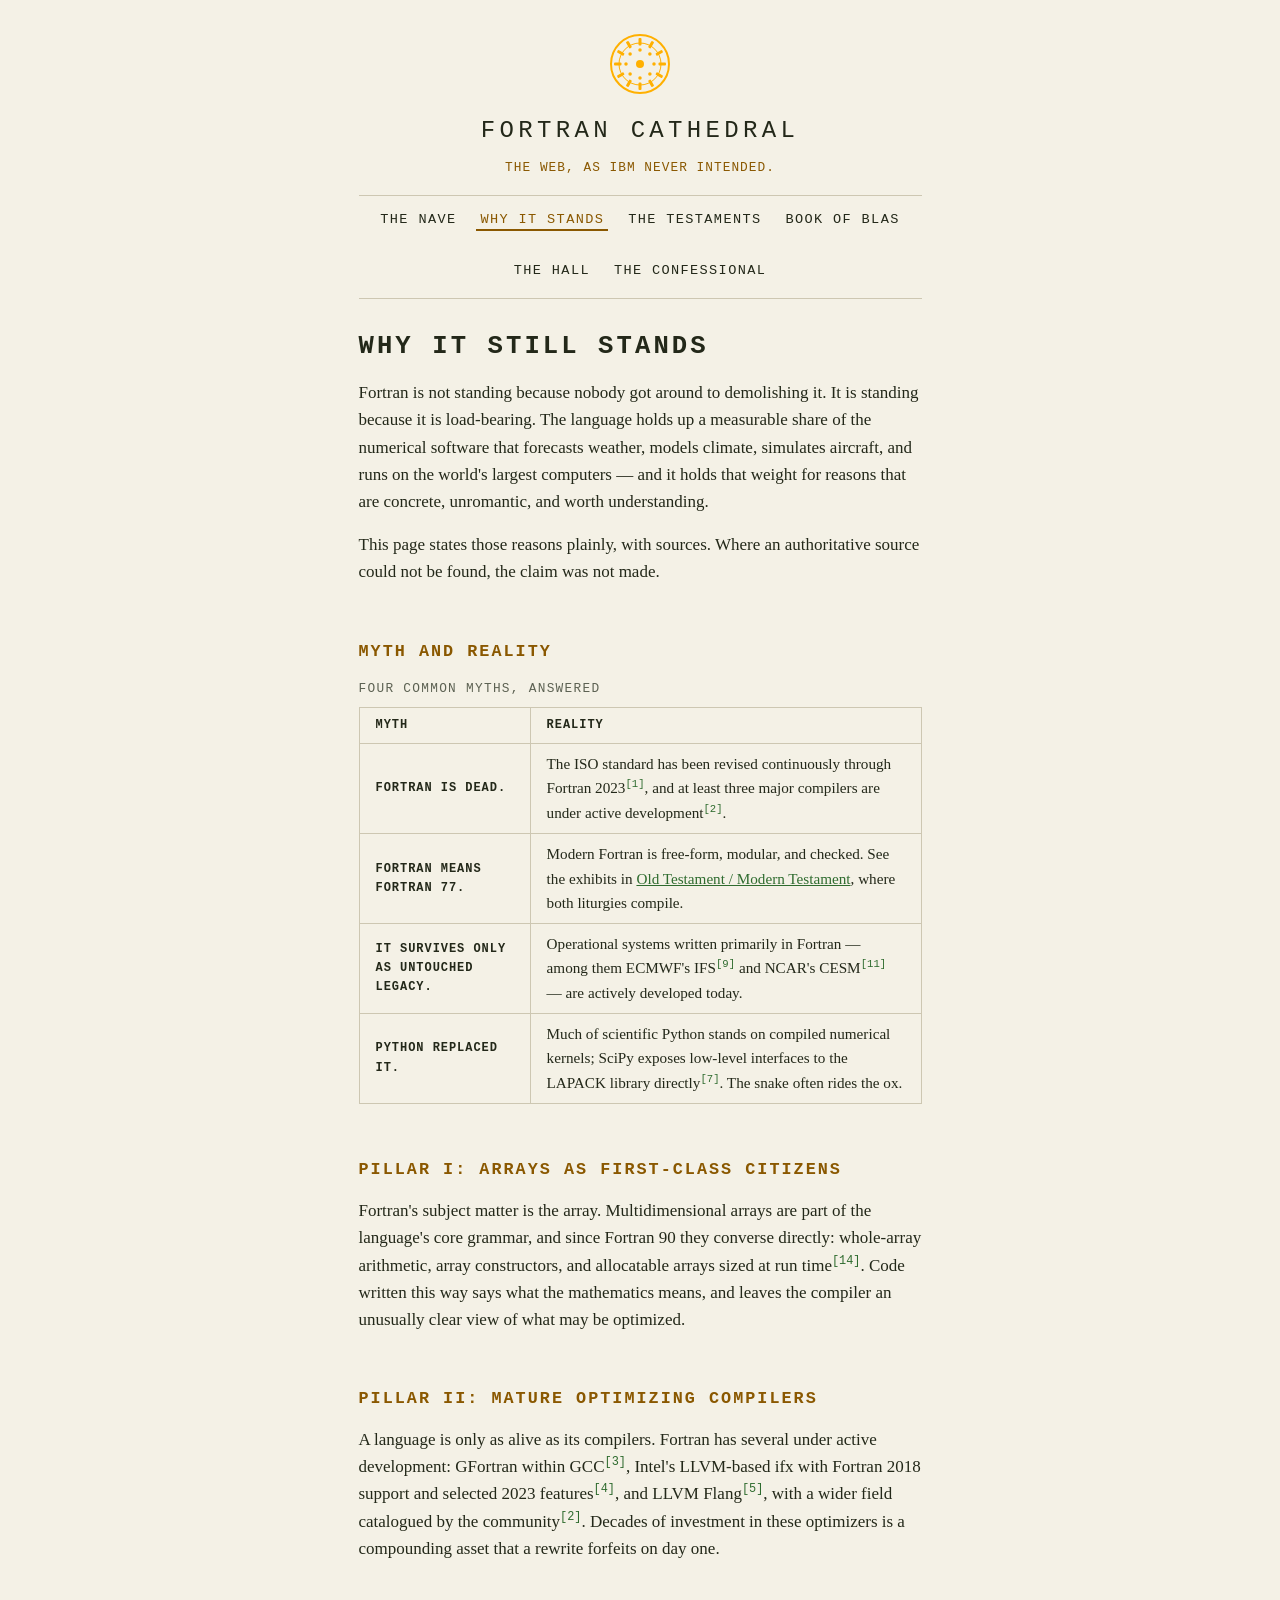
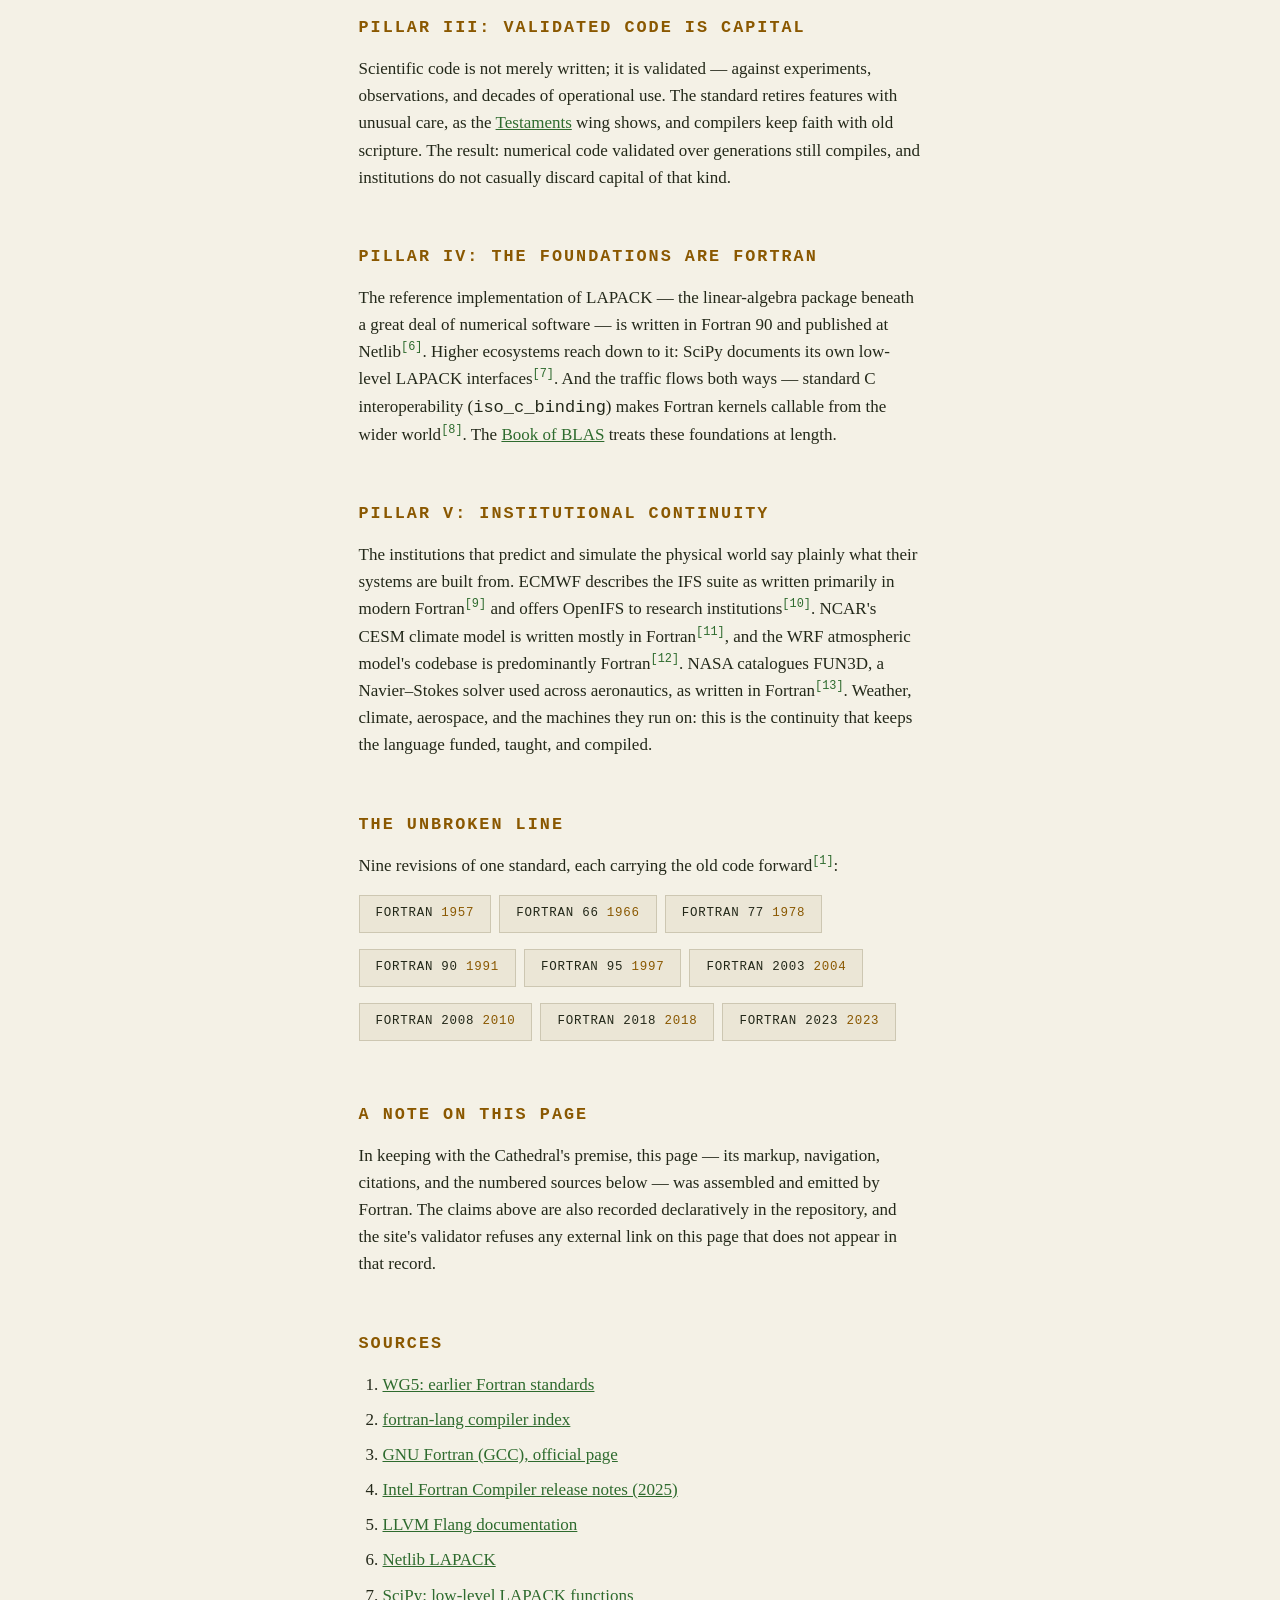
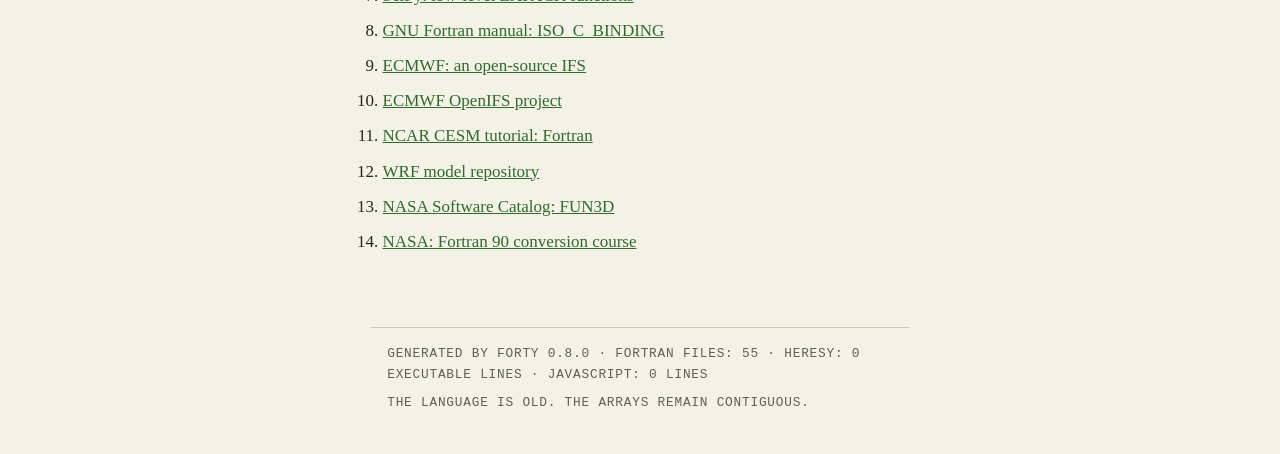
<file: why-it-still-stands.html>
<!doctype html>
<html lang="en">
<head>
<meta charset="utf-8">
<meta name="viewport" content="width=device-width, initial-scale=1">
<meta name="description" content="Why Fortran remains load-bearing in scientific computing: arrays, compilers, validated code, foundational libraries, and institutional continuity.">
<meta name="generator" content="FORTY 0.8.0">
<title>Why It Still Stands &#183; Fortran Cathedral</title>
<link rel="icon" type="image/svg+xml" href="assets/ornament.svg">
<link rel="stylesheet" href="assets/tokens.css">
<link rel="stylesheet" href="assets/cathedral.css">
</head>
<body>
<a class="skip" href="#main">Skip to content</a>
<header class="masthead">
  <img src="assets/ornament.svg" alt="" width="64" height="64">
  <p class="site-title">Fortran Cathedral</p>
  <p class="tagline">The web, as IBM never intended.</p>
</header>
<nav aria-label="Cathedral">
  <ul>
    <li><a href="index.html">The Nave</a></li>
    <li><a href="why-it-still-stands.html" aria-current="page">Why It Stands</a></li>
    <li><a href="testaments.html">The Testaments</a></li>
    <li><a href="book-of-blas.html">Book of BLAS</a></li>
    <li><a href="hall-of-deprecated-syntax.html">The Hall</a></li>
    <li><a href="confessional.html">The Confessional</a></li>
  </ul>
</nav>
<main id="main">
<h1>Why It Still Stands</h1>
<p>Fortran is not standing because nobody got around to demolishing it. It is standing because it is load-bearing. The language holds up a measurable share of the numerical software that forecasts weather, models climate, simulates aircraft, and runs on the world&#39;s largest computers &#8212; and it holds that weight for reasons that are concrete, unromantic, and worth understanding.</p>
<p>This page states those reasons plainly, with sources. Where an authoritative source could not be found, the claim was not made.</p>
<h2 id="why-myths">Myth and reality</h2>
<table>
  <caption>Four common myths, answered</caption>
  <thead>
    <tr><th scope="col">Myth</th><th scope="col">Reality</th></tr>
  </thead>
  <tbody>
    <tr><th scope="row">Fortran is dead.</th><td>The ISO standard has been revised continuously through Fortran 2023<sup class="cite"><a href="#src-1">[1]</a></sup>, and at least three major compilers are under active development<sup class="cite"><a href="#src-2">[2]</a></sup>.</td></tr>
    <tr><th scope="row">Fortran means FORTRAN 77.</th><td>Modern Fortran is free-form, modular, and checked. See the exhibits in <a href="testaments.html">Old Testament / Modern Testament</a>, where both liturgies compile.</td></tr>
    <tr><th scope="row">It survives only as untouched legacy.</th><td>Operational systems written primarily in Fortran &#8212; among them ECMWF&#39;s IFS<sup class="cite"><a href="#src-9">[9]</a></sup> and NCAR&#39;s CESM<sup class="cite"><a href="#src-11">[11]</a></sup> &#8212; are actively developed today.</td></tr>
    <tr><th scope="row">Python replaced it.</th><td>Much of scientific Python stands on compiled numerical kernels; SciPy exposes low-level interfaces to the LAPACK library directly<sup class="cite"><a href="#src-7">[7]</a></sup>. The snake often rides the ox.</td></tr>
  </tbody>
</table>
<h2 id="why-arrays">Pillar I: arrays as first-class citizens</h2>
<p>Fortran&#39;s subject matter is the array. Multidimensional arrays are part of the language&#39;s core grammar, and since Fortran 90 they converse directly: whole-array arithmetic, array constructors, and allocatable arrays sized at run time<sup class="cite"><a href="#src-14">[14]</a></sup>. Code written this way says what the mathematics means, and leaves the compiler an unusually clear view of what may be optimized.</p>
<h2 id="why-compilers">Pillar II: mature optimizing compilers</h2>
<p>A language is only as alive as its compilers. Fortran has several under active development: GFortran within GCC<sup class="cite"><a href="#src-3">[3]</a></sup>, Intel&#39;s LLVM-based ifx with Fortran 2018 support and selected 2023 features<sup class="cite"><a href="#src-4">[4]</a></sup>, and LLVM Flang<sup class="cite"><a href="#src-5">[5]</a></sup>, with a wider field catalogued by the community<sup class="cite"><a href="#src-2">[2]</a></sup>. Decades of investment in these optimizers is a compounding asset that a rewrite forfeits on day one.</p>
<h2 id="why-validated">Pillar III: validated code is capital</h2>
<p>Scientific code is not merely written; it is validated &#8212; against experiments, observations, and decades of operational use. The standard retires features with unusual care, as the <a href="testaments.html">Testaments</a> wing shows, and compilers keep faith with old scripture. The result: numerical code validated over generations still compiles, and institutions do not casually discard capital of that kind.</p>
<h2 id="why-libraries">Pillar IV: the foundations are Fortran</h2>
<p>The reference implementation of LAPACK &#8212; the linear-algebra package beneath a great deal of numerical software &#8212; is written in Fortran 90 and published at Netlib<sup class="cite"><a href="#src-6">[6]</a></sup>. Higher ecosystems reach down to it: SciPy documents its own low-level LAPACK interfaces<sup class="cite"><a href="#src-7">[7]</a></sup>. And the traffic flows both ways &#8212; standard C interoperability (<code>iso_c_binding</code>) makes Fortran kernels callable from the wider world<sup class="cite"><a href="#src-8">[8]</a></sup>. The <a href="book-of-blas.html">Book of BLAS</a> treats these foundations at length.</p>
<h2 id="why-institutions">Pillar V: institutional continuity</h2>
<p>The institutions that predict and simulate the physical world say plainly what their systems are built from. ECMWF describes the IFS suite as written primarily in modern Fortran<sup class="cite"><a href="#src-9">[9]</a></sup> and offers OpenIFS to research institutions<sup class="cite"><a href="#src-10">[10]</a></sup>. NCAR&#39;s CESM climate model is written mostly in Fortran<sup class="cite"><a href="#src-11">[11]</a></sup>, and the WRF atmospheric model&#39;s codebase is predominantly Fortran<sup class="cite"><a href="#src-12">[12]</a></sup>. NASA catalogues FUN3D, a Navier&#8211;Stokes solver used across aeronautics, as written in Fortran<sup class="cite"><a href="#src-13">[13]</a></sup>. Weather, climate, aerospace, and the machines they run on: this is the continuity that keeps the language funded, taught, and compiled.</p>
<h2 id="why-timeline">The unbroken line</h2>
<p>Nine revisions of one standard, each carrying the old code forward<sup class="cite"><a href="#src-1">[1]</a></sup>:</p>
<ol class="timeline">
  <li>FORTRAN <span class="year">1957</span></li>
  <li>FORTRAN 66 <span class="year">1966</span></li>
  <li>FORTRAN 77 <span class="year">1978</span></li>
  <li>Fortran 90 <span class="year">1991</span></li>
  <li>Fortran 95 <span class="year">1997</span></li>
  <li>Fortran 2003 <span class="year">2004</span></li>
  <li>Fortran 2008 <span class="year">2010</span></li>
  <li>Fortran 2018 <span class="year">2018</span></li>
  <li>Fortran 2023 <span class="year">2023</span></li>
</ol>
<h2 id="why-architecture">A note on this page</h2>
<p>In keeping with the Cathedral&#39;s premise, this page &#8212; its markup, navigation, citations, and the numbered sources below &#8212; was assembled and emitted by Fortran. The claims above are also recorded declaratively in the repository, and the site&#39;s validator refuses any external link on this page that does not appear in that record.</p>
<h2 id="why-sources">Sources</h2>
<ol class="sources">
  <li id="src-1"><a href="https://wg5-fortran.org/fearlier.html">WG5: earlier Fortran standards</a></li>
  <li id="src-2"><a href="https://fortran-lang.org/compilers/">fortran-lang compiler index</a></li>
  <li id="src-3"><a href="https://gcc.gnu.org/fortran/">GNU Fortran (GCC), official page</a></li>
  <li id="src-4"><a href="https://www.intel.com/content/www/us/en/developer/articles/release-notes/fortran-compiler/2025.html">Intel Fortran Compiler release notes (2025)</a></li>
  <li id="src-5"><a href="https://flang.llvm.org/docs/">LLVM Flang documentation</a></li>
  <li id="src-6"><a href="https://www.netlib.org/lapack/">Netlib LAPACK</a></li>
  <li id="src-7"><a href="https://docs.scipy.org/doc/scipy/reference/linalg.lapack.html">SciPy: low-level LAPACK functions</a></li>
  <li id="src-8"><a href="https://gcc.gnu.org/onlinedocs/gfortran/ISO_005fC_005fBINDING.html">GNU Fortran manual: ISO_C_BINDING</a></li>
  <li id="src-9"><a href="https://www.ecmwf.int/en/newsletter/171/news/open-source-integrated-forecasting-system">ECMWF: an open-source IFS</a></li>
  <li id="src-10"><a href="https://www.ecmwf.int/en/research/projects/openifs">ECMWF OpenIFS project</a></li>
  <li id="src-11"><a href="https://ncar.github.io/CESM-Tutorial/notebooks/resources/fortran.html">NCAR CESM tutorial: Fortran</a></li>
  <li id="src-12"><a href="https://github.com/wrf-model/WRF">WRF model repository</a></li>
  <li id="src-13"><a href="https://software.nasa.gov/software/LAR-20188-1">NASA Software Catalog: FUN3D</a></li>
  <li id="src-14"><a href="https://www.nccs.nasa.gov/sites/default/docs/tutorials/f90studentnotes.pdf">NASA: Fortran 90 conversion course</a></li>
</ol>
</main>
<footer>
  <p>Generated by FORTY 0.8.0 &#183; Fortran files: 55 &#183; Heresy: 0 executable lines &#183; JavaScript: 0 lines</p>
  <p>The language is old. The arrays remain contiguous.</p>
</footer>
</body>
</html>
</file>
<file: assets/tokens.css>
/* EMITTED BY FORTY. THE DESIGN TOKENS OF THE CATHEDRAL. */
:root {
  --ground: #0f130f;
  --panel: #161c16;
  --ink: #e8e4d5;
  --ink-dim: #b3ae9c;
  --accent: #ffb000;
  --accent-2: #8fd98f;
  --rule: #2e352e;
  --measure: 70ch;
  --space-1: 0.5rem;
  --space-2: 1rem;
  --space-3: 2rem;
  --space-4: 3.5rem;
  --font-liturgy: ui-monospace, "Cascadia Mono", Consolas, "Courier New", monospace;
  --font-prose: Georgia, "Times New Roman", serif;
}
@media (prefers-color-scheme: light) {
  :root {
    --ground: #f4f1e6;
    --panel: #ebe6d6;
    --ink: #232819;
    --ink-dim: #5c6152;
    --accent: #8a5800;
    --accent-2: #2e6b2e;
    --rule: #cdc7b2;
  }
}
</file>
<file: assets/cathedral.css>
/* EMITTED BY FORTY. THE STYLESHEET OF THE CATHEDRAL. */
* { box-sizing: border-box; }
html { color-scheme: dark light; }
body {
  margin: 0;
  background: var(--ground);
  color: var(--ink);
  font-family: var(--font-prose);
  font-size: 1.0625rem;
  line-height: 1.6;
}
.skip { position: absolute; left: -999px; top: 0; }
.skip:focus {
  left: var(--space-2); top: var(--space-1); z-index: 9;
  background: var(--accent); color: var(--ground);
  padding: var(--space-1) var(--space-2);
  font-family: var(--font-liturgy);
}
.masthead, nav, main, footer {
  max-width: var(--measure);
  margin-inline: auto;
  padding-inline: var(--space-2);
}
.masthead { padding-top: var(--space-3); text-align: center; }
.masthead img { display: block; margin: 0 auto var(--space-2); }
.site-title {
  font-family: var(--font-liturgy); text-transform: uppercase;
  letter-spacing: 0.18em; font-size: 1.5rem; margin: 0;
}
.tagline {
  font-family: var(--font-liturgy); text-transform: uppercase;
  letter-spacing: 0.08em; font-size: 0.8rem;
  color: var(--accent); margin: var(--space-1) 0 0;
}
nav { margin-top: var(--space-2); }
nav ul {
  list-style: none; display: flex; flex-wrap: wrap;
  gap: var(--space-2); justify-content: center;
  margin: 0; padding: var(--space-1) 0;
  border-top: 1px solid var(--rule);
  border-bottom: 1px solid var(--rule);
}
nav a {
  font-family: var(--font-liturgy); text-transform: uppercase;
  letter-spacing: 0.1em; font-size: 0.85rem;
  color: var(--ink); text-decoration: none; padding: 2px 4px;
}
nav a:hover, nav a:focus-visible {
  color: var(--accent); text-decoration: underline;
  text-underline-offset: 4px;
}
nav a[aria-current="page"] {
  color: var(--accent); border-bottom: 2px solid var(--accent);
}
main { padding-block: var(--space-3) var(--space-4); }
h1, h2 {
  font-family: var(--font-liturgy); text-transform: uppercase;
  letter-spacing: 0.12em; line-height: 1.25;
}
h1 { font-size: 1.6rem; margin: 0 0 var(--space-2); }
h2 { font-size: 1.05rem; margin: var(--space-4) 0 var(--space-2); color: var(--accent); }
p { margin: 0 0 var(--space-2); }
ul, ol { margin: 0 0 var(--space-2); padding-left: 1.5rem; }
li { margin-bottom: var(--space-1); }
a { color: var(--accent-2); }
a:focus-visible { outline: 2px solid var(--accent); outline-offset: 2px; }
pre {
  background: var(--panel); border: 1px solid var(--rule);
  padding: var(--space-2); overflow-x: auto;
  font-family: var(--font-liturgy); font-size: 0.85rem;
  line-height: 1.5;
}
pre.terminal { color: var(--accent-2); }
code { font-family: var(--font-liturgy); }
table {
  border-collapse: collapse; width: 100%; font-size: 0.95rem;
  display: block; overflow-x: auto;
}
td code, th code { overflow-wrap: anywhere; }
caption {
  font-family: var(--font-liturgy); text-transform: uppercase;
  letter-spacing: 0.1em; font-size: 0.8rem; text-align: left;
  margin-bottom: var(--space-1); color: var(--ink-dim);
}
th, td {
  border: 1px solid var(--rule);
  padding: var(--space-1) var(--space-2); text-align: left;
}
th {
  font-family: var(--font-liturgy); text-transform: uppercase;
  font-size: 0.75rem; letter-spacing: 0.08em;
}
td.num { text-align: right; font-family: var(--font-liturgy); }
footer {
  border-top: 1px solid var(--rule);
  padding-block: var(--space-2) var(--space-3);
  color: var(--ink-dim); font-size: 0.8rem;
  font-family: var(--font-liturgy); text-transform: uppercase;
  letter-spacing: 0.06em;
}
footer p { margin: 0 0 var(--space-1); }
.verse { margin-bottom: var(--space-3); }
.pair {
  display: grid; grid-template-columns: 1fr 1fr;
  gap: var(--space-2); align-items: start;
}
.pair figure { margin: 0; min-width: 0; }
.pair pre { margin: 0; }
figcaption {
  font-family: var(--font-liturgy); text-transform: uppercase;
  letter-spacing: 0.08em; font-size: 0.72rem;
  color: var(--ink-dim); margin-bottom: var(--space-1);
}
.hl-c { color: var(--ink-dim); font-style: italic; }
.hl-k { color: var(--accent); }
.hl-s { color: var(--accent-2); }
.hl-n { color: var(--accent-2); }
.timeline {
  list-style: none; padding: 0; display: flex;
  flex-wrap: wrap; gap: var(--space-1);
}
.timeline li {
  border: 1px solid var(--rule); background: var(--panel);
  padding: var(--space-1) var(--space-2);
  font-family: var(--font-liturgy); font-size: 0.78rem;
  text-transform: uppercase; letter-spacing: 0.06em;
}
.timeline .year { color: var(--accent); }
sup.cite { font-family: var(--font-liturgy); font-size: 0.7em; }
sup.cite a { text-decoration: none; }
.sources li { margin-bottom: var(--space-1); overflow-wrap: anywhere; }
.chain { padding-left: 1.5rem; }
.chain li {
  border: 1px solid var(--rule); background: var(--panel);
  padding: var(--space-1) var(--space-2);
  margin-bottom: var(--space-2); font-size: 0.95rem;
}
.glossary dt {
  font-family: var(--font-liturgy); text-transform: uppercase;
  letter-spacing: 0.08em; font-size: 0.8rem;
  color: var(--accent); margin-top: var(--space-2);
}
.glossary dd { margin: var(--space-1) 0 0 0; }
.opmap { margin: var(--space-2) 0; }
.opmap svg { display: block; max-width: 22rem; width: 100%; height: auto; }
@media (max-width: 60rem) {
  .pair { grid-template-columns: 1fr; }
}
@media (max-width: 40rem) {
  body { font-size: 1rem; }
  h1 { font-size: 1.3rem; }
}
@media (prefers-reduced-motion: reduce) {
  * { transition: none !important; animation: none !important; }
}
</file>
